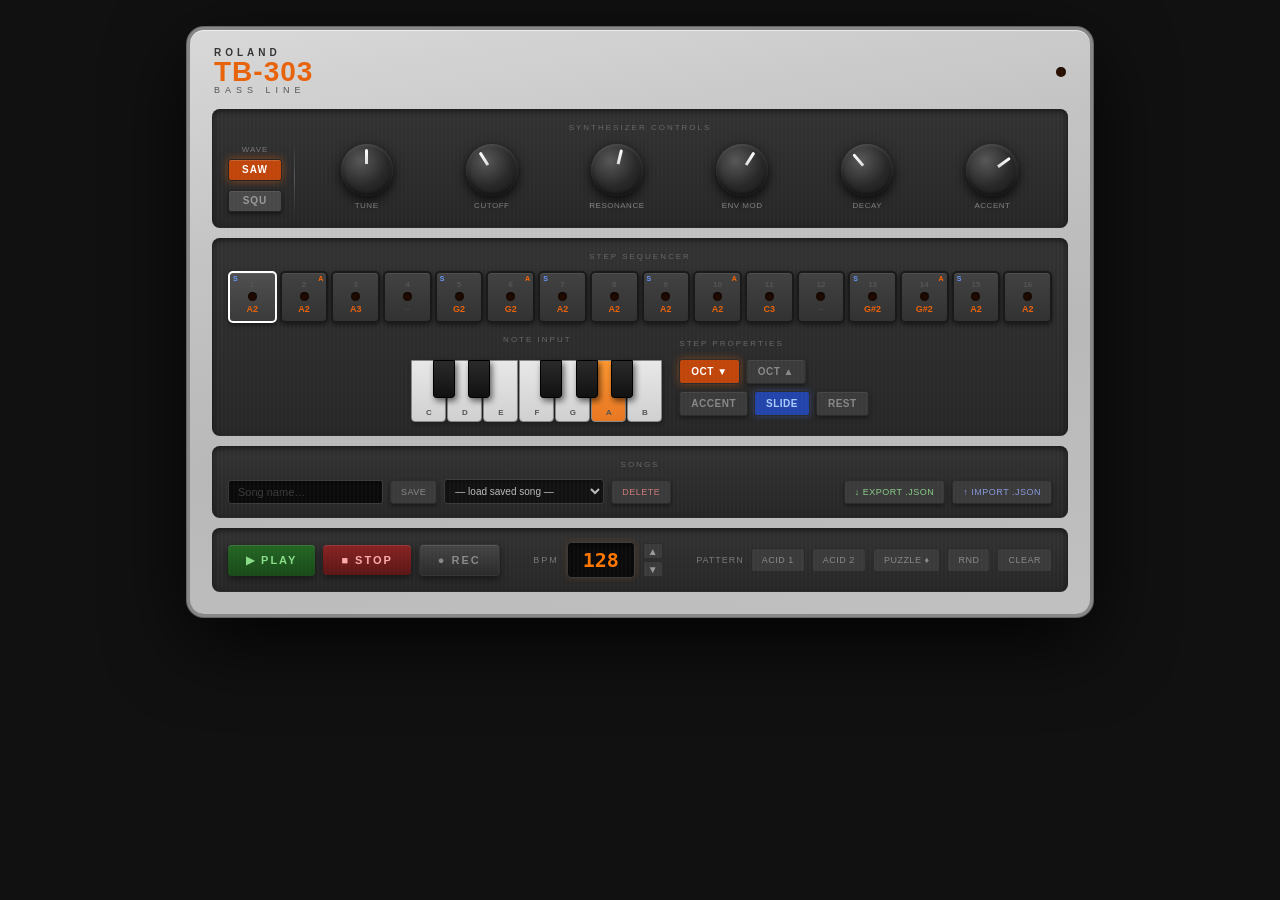
<file: index.html>
<!DOCTYPE html>
<html lang="en">
<head>
<meta charset="UTF-8">
<meta name="viewport" content="width=device-width, initial-scale=1.0">
<title>TB-303 Bass Line Synthesizer</title>
<link rel="icon" type="image/png" href="favicon.png">
<style>
*,*::before,*::after{box-sizing:border-box;margin:0;padding:0}
body{background:#111;display:flex;justify-content:center;align-items:flex-start;min-height:100vh;padding:30px 20px;font-family:'Arial',sans-serif}

.tb303{
  width:900px;
  background:linear-gradient(170deg,#d8d8d8 0%,#c4c4c4 30%,#b8b8b8 60%,#c0c0c0 100%);
  border-radius:14px;
  box-shadow:0 0 0 3px #888,0 0 0 4px #666,0 25px 80px rgba(0,0,0,0.9),inset 0 1px 0 rgba(255,255,255,0.6);
  padding:18px 22px 22px;
  user-select:none;
  position:relative;
}

/* Subtle brushed metal texture */
.tb303::before{
  content:'';position:absolute;inset:0;border-radius:14px;
  background:repeating-linear-gradient(90deg,rgba(255,255,255,0.04) 0px,rgba(255,255,255,0) 1px,rgba(255,255,255,0) 3px,rgba(255,255,255,0.04) 4px);
  pointer-events:none;
}

/* ── HEADER ── */
.tb303-header{
  display:flex;align-items:center;justify-content:space-between;
  margin-bottom:14px;padding:0 2px;
}
.brand{display:flex;flex-direction:column;line-height:1}
.brand-roland{font-size:10px;font-weight:900;color:#333;letter-spacing:4px;text-transform:uppercase}
.brand-model{font-size:28px;font-weight:900;color:#e8620a;letter-spacing:1px;line-height:1}
.brand-sub{font-size:9px;color:#555;letter-spacing:5px;text-transform:uppercase}
.header-right{display:flex;align-items:center;gap:12px}
.power-led{
  width:10px;height:10px;border-radius:50%;
  background:#2a1000;box-shadow:inset 0 1px 2px rgba(0,0,0,0.5);
  transition:all 0.3s;
}
.power-led.on{background:#ff6600;box-shadow:0 0 8px rgba(255,102,0,0.8),0 0 16px rgba(255,102,0,0.4)}

/* ── DARK PANELS ── */
.dark-panel{
  background:linear-gradient(180deg,#323232,#262626);
  border-radius:8px;padding:14px 16px;margin-bottom:10px;
  box-shadow:inset 0 2px 6px rgba(0,0,0,0.6),inset 0 -1px 0 rgba(255,255,255,0.05);
}
.panel-label{
  font-size:8px;color:#666;text-transform:uppercase;letter-spacing:2px;
  margin-bottom:10px;text-align:center;
}

/* ── CONTROLS ROW ── */
.controls-row{display:flex;align-items:center;gap:6px}
.vdivider{width:1px;height:72px;background:linear-gradient(180deg,transparent,#555,transparent);margin:0 6px}

/* Waveform */
.wave-section{display:flex;flex-direction:column;align-items:center;gap:5px}
.wave-label{font-size:8px;color:#777;letter-spacing:1px;text-transform:uppercase}
.wave-btn{
  width:54px;height:22px;background:#484848;border:1px solid #222;border-radius:3px;
  color:#999;font-size:10px;font-weight:bold;letter-spacing:1px;cursor:pointer;
  box-shadow:0 2px 4px rgba(0,0,0,0.5),inset 0 1px 0 rgba(255,255,255,0.08);
  transition:all 0.1s;
}
.wave-btn+.wave-btn{margin-top:4px}
.wave-btn.active{background:#c0450a;color:#fff;box-shadow:0 0 8px rgba(232,98,10,0.5),inset 0 1px 0 rgba(255,255,255,0.15)}

/* Knobs */
.knob-group{display:flex;flex-direction:column;align-items:center;gap:5px;flex:1}
.knob{
  width:52px;height:52px;border-radius:50%;
  background:radial-gradient(circle at 38% 32%,#585858 0%,#282828 55%,#1a1a1a 100%);
  box-shadow:0 4px 12px rgba(0,0,0,0.8),inset 0 1px 3px rgba(255,255,255,0.18),inset 0 -2px 4px rgba(0,0,0,0.6);
  position:relative;cursor:grab;touch-action:none;
}
.knob:active{cursor:grabbing}
.knob-indicator{
  position:absolute;width:3px;height:15px;
  background:linear-gradient(180deg,#fff,#ddd);
  left:calc(50% - 1.5px);top:5px;border-radius:2px 2px 0 0;
  transform-origin:50% 145%; /* rotates around knob center */
  pointer-events:none;
}
.knob-label{font-size:8px;color:#888;text-transform:uppercase;letter-spacing:0.5px;text-align:center;max-width:56px;line-height:1.3}

/* ── STEP SEQUENCER ── */
.steps-row{display:flex;gap:3px;justify-content:center;margin-bottom:12px}
.step-btn{
  width:49px;height:52px;
  background:linear-gradient(180deg,#424242,#323232);
  border:2px solid #1a1a1a;border-radius:5px;cursor:pointer;position:relative;
  box-shadow:0 2px 5px rgba(0,0,0,0.5),inset 0 1px 0 rgba(255,255,255,0.07);
  transition:border-color 0.08s;
  display:flex;flex-direction:column;align-items:center;justify-content:center;gap:3px;
}
.step-btn:active{transform:translateY(1px)}
.step-num{font-size:8px;color:#555;font-weight:bold}
.step-led{
  width:9px;height:9px;border-radius:50%;
  background:#1e0a00;box-shadow:inset 0 1px 2px rgba(0,0,0,0.7);
  transition:all 0.04s;
}
.step-note-disp{font-size:9px;color:#444;font-weight:bold;min-height:11px}

.step-btn.selected{border-color:#fff;background:linear-gradient(180deg,#505050,#3a3a3a)}
.step-btn.playing .step-led{background:#ff9900;box-shadow:0 0 7px rgba(255,153,0,0.9),0 0 14px rgba(255,153,0,0.4)}
.step-btn.playing{background:linear-gradient(180deg,#4a4440,#363030)}
.step-btn.has-note .step-note-disp{color:#e8620a}
.step-btn.is-rest .step-note-disp{color:#444;font-style:italic}

/* Accent/slide mini indicators */
.step-accent{
  position:absolute;top:2px;right:3px;
  font-size:7px;color:#ff6600;font-weight:bold;display:none;
}
.step-slide{
  position:absolute;top:2px;left:3px;
  font-size:7px;color:#6699ff;font-weight:bold;display:none;
}
.step-btn.has-accent .step-accent{display:block}
.step-btn.has-slide .step-slide{display:block}

/* ── NOTE ENTRY ── */
.note-entry-row{display:flex;align-items:flex-start;gap:16px;justify-content:center}
.keyboard-wrap{display:flex;flex-direction:column;align-items:center;gap:6px}

.piano{position:relative;height:62px;width:252px;flex-shrink:0}
.white-key{
  position:absolute;height:62px;
  background:linear-gradient(180deg,#e8e8e8,#d0d0d0);
  border:1px solid #888;border-radius:0 0 4px 4px;cursor:pointer;
  box-shadow:1px 2px 4px rgba(0,0,0,0.3);z-index:1;
  display:flex;align-items:flex-end;justify-content:center;padding-bottom:4px;
  transition:background 0.05s;
}
.white-key span{font-size:8px;color:#555;font-weight:bold}
.white-key:hover{background:linear-gradient(180deg,#ffd080,#ffaa44)}
.white-key.active{background:linear-gradient(180deg,#ff9933,#e87722)!important}
.black-key{
  position:absolute;height:38px;width:22px;
  background:linear-gradient(180deg,#2a2a2a,#111);
  border:1px solid #000;border-radius:0 0 3px 3px;cursor:pointer;
  box-shadow:2px 3px 6px rgba(0,0,0,0.6);z-index:2;top:0;
  transition:background 0.05s;
}
.black-key:hover{background:linear-gradient(180deg,#c04408,#8a2800)}
.black-key.active{background:linear-gradient(180deg,#ff6600,#cc4400)!important}

/* Step property buttons */
.step-props{display:flex;flex-direction:column;gap:7px;padding-top:4px}
.step-props .panel-label{margin-bottom:4px;text-align:left}
.prop-row{display:flex;gap:6px}
.prop-btn{
  padding:6px 11px;background:#3a3a3a;border:1px solid #2a2a2a;border-radius:3px;
  color:#888;font-size:10px;font-weight:bold;letter-spacing:0.5px;cursor:pointer;
  box-shadow:0 2px 4px rgba(0,0,0,0.4),inset 0 1px 0 rgba(255,255,255,0.06);
  transition:all 0.1s;text-transform:uppercase;white-space:nowrap;
}
.prop-btn:hover{background:#4a4a4a;color:#bbb}
.prop-btn.active{background:#c0450a;color:#fff;box-shadow:0 0 8px rgba(232,98,10,0.4)}
.prop-btn.slide-on{background:#2244aa;color:#aaccff;box-shadow:0 0 6px rgba(68,102,220,0.4)}

/* ── TRANSPORT ── */
.transport-row{display:flex;align-items:center;justify-content:space-between;gap:10px}
.transport-btns{display:flex;gap:8px;align-items:center}
.t-btn{
  padding:9px 18px;border-radius:4px;font-size:11px;font-weight:bold;
  letter-spacing:2px;cursor:pointer;border:none;text-transform:uppercase;
  box-shadow:0 3px 7px rgba(0,0,0,0.5),inset 0 1px 0 rgba(255,255,255,0.1);
  transition:all 0.1s;
}
.t-btn:active{transform:translateY(1px);box-shadow:0 1px 3px rgba(0,0,0,0.5)}
.btn-play{background:linear-gradient(180deg,#236623,#184818);color:#88dd88}
.btn-play:hover{background:linear-gradient(180deg,#2d882d,#1e5e1e)}
.btn-play.active{background:linear-gradient(180deg,#33cc33,#228822);color:#fff;box-shadow:0 0 12px rgba(51,204,51,0.5)}
.btn-stop{background:linear-gradient(180deg,#882222,#5a1515);color:#ffaaaa}
.btn-stop:hover{background:linear-gradient(180deg,#aa2a2a,#7a1a1a)}
.btn-rec{background:linear-gradient(180deg,#444,#2a2a2a);color:#888;border:1px solid #333}
.btn-rec:hover{background:linear-gradient(180deg,#555,#333)}
.btn-rec.active{background:linear-gradient(180deg,#cc2222,#881111);color:#fff;box-shadow:0 0 10px rgba(204,34,34,0.5)}

/* BPM */
.bpm-wrap{display:flex;align-items:center;gap:8px}
.bpm-label{font-size:9px;color:#777;letter-spacing:2px;text-transform:uppercase}
.bpm-disp{
  background:#0a0a0a;border:1px solid #3a3a3a;border-radius:4px;
  padding:5px 8px;color:#ff7700;font-family:monospace;font-size:20px;font-weight:bold;
  width:68px;text-align:center;cursor:ns-resize;touch-action:none;
  box-shadow:inset 0 2px 4px rgba(0,0,0,0.6),0 0 6px rgba(255,119,0,0.15);
}
.bpm-arrows{display:flex;flex-direction:column;gap:2px}
.bpm-arrow{
  width:20px;height:16px;background:#3a3a3a;border:1px solid #2a2a2a;border-radius:2px;
  color:#999;font-size:10px;cursor:pointer;display:flex;align-items:center;justify-content:center;
  transition:background 0.1s;
}
.bpm-arrow:hover{background:#555;color:#ddd}
.bpm-arrow:active{background:#777}

/* Pattern section */
.pattern-wrap{display:flex;align-items:center;gap:7px}
.pattern-label{font-size:9px;color:#777;letter-spacing:1px;text-transform:uppercase}
.pat-btn{
  padding:6px 10px;background:#3a3a3a;border:1px solid #2a2a2a;border-radius:3px;
  color:#888;font-size:9px;cursor:pointer;letter-spacing:0.5px;text-transform:uppercase;
  transition:all 0.1s;
}
.pat-btn:hover{background:#505050;color:#ccc}
.pat-btn:active{transform:translateY(1px)}

/* ── SONGS PANEL ── */
.song-input{
  background:#0a0a0a;border:1px solid #3a3a3a;border-radius:3px;
  padding:5px 9px;color:#ddd;font-size:11px;width:155px;
  box-shadow:inset 0 1px 3px rgba(0,0,0,0.5);outline:none;
  font-family:inherit;
}
.song-input:focus{border-color:#666}
.song-input::placeholder{color:#3a3a3a}
.song-select{
  background:#111;border:1px solid #3a3a3a;border-radius:3px;
  padding:5px 6px;color:#bbb;font-size:10px;cursor:pointer;
  box-shadow:inset 0 1px 3px rgba(0,0,0,0.5);min-width:160px;
  font-family:inherit;
}
.song-select option{background:#1a1a1a;color:#ccc}
.sng-btn{
  padding:6px 10px;background:#3a3a3a;border:1px solid #2a2a2a;border-radius:3px;
  color:#888;font-size:9px;cursor:pointer;letter-spacing:0.5px;text-transform:uppercase;
  transition:all 0.1s;white-space:nowrap;
  box-shadow:0 2px 4px rgba(0,0,0,0.4);
}
.sng-btn:hover{background:#505050;color:#ccc}
.sng-btn:active{transform:translateY(1px)}
.sng-btn.export-btn{color:#88cc88}
.sng-btn.import-btn{color:#8899dd}
.sng-btn.del-btn{color:#cc7777}
.songs-row{display:flex;align-items:center;gap:7px;flex-wrap:wrap}
</style>
</head>
<body>
<div class="tb303">
  <!-- Header -->
  <div class="tb303-header">
    <div class="brand">
      <span class="brand-roland">Roland</span>
      <span class="brand-model">TB-303</span>
      <span class="brand-sub">Bass Line</span>
    </div>
    <div class="header-right">
      <div class="power-led" id="powerLed"></div>
    </div>
  </div>

  <!-- Synth Controls -->
  <div class="dark-panel">
    <div class="panel-label">Synthesizer Controls</div>
    <div class="controls-row">
      <div class="wave-section">
        <div class="wave-label">Wave</div>
        <button class="wave-btn active" id="sawBtn" onclick="setWaveform('sawtooth')">SAW</button>
        <button class="wave-btn" id="squBtn" onclick="setWaveform('square')">SQU</button>
      </div>
      <div class="vdivider"></div>
      <div class="knob-group">
        <div class="knob" id="kTune"><div class="knob-indicator" id="iTune"></div></div>
        <div class="knob-label">Tune</div>
      </div>
      <div class="knob-group">
        <div class="knob" id="kCutoff"><div class="knob-indicator" id="iCutoff"></div></div>
        <div class="knob-label">Cutoff</div>
      </div>
      <div class="knob-group">
        <div class="knob" id="kReso"><div class="knob-indicator" id="iReso"></div></div>
        <div class="knob-label">Resonance</div>
      </div>
      <div class="knob-group">
        <div class="knob" id="kEnvMod"><div class="knob-indicator" id="iEnvMod"></div></div>
        <div class="knob-label">Env Mod</div>
      </div>
      <div class="knob-group">
        <div class="knob" id="kDecay"><div class="knob-indicator" id="iDecay"></div></div>
        <div class="knob-label">Decay</div>
      </div>
      <div class="knob-group">
        <div class="knob" id="kAccent"><div class="knob-indicator" id="iAccent"></div></div>
        <div class="knob-label">Accent</div>
      </div>
    </div>
  </div>

  <!-- Step Sequencer -->
  <div class="dark-panel">
    <div class="panel-label">Step Sequencer</div>
    <div class="steps-row" id="stepsRow"></div>
    <!-- Note entry -->
    <div class="note-entry-row">
      <div class="keyboard-wrap">
        <div class="panel-label">Note Input</div>
        <div class="piano" id="piano"></div>
      </div>
      <div class="step-props">
        <div class="panel-label">Step Properties</div>
        <div class="prop-row">
          <button class="prop-btn" id="bOctLow" onclick="setOctave(0)">Oct ▼</button>
          <button class="prop-btn active" id="bOctHigh" onclick="setOctave(1)">Oct ▲</button>
        </div>
        <div class="prop-row">
          <button class="prop-btn" id="bAccent" onclick="toggleProp('accent')">Accent</button>
          <button class="prop-btn" id="bSlide" onclick="toggleProp('slide')">Slide</button>
          <button class="prop-btn" id="bRest" onclick="toggleProp('rest')">Rest</button>
        </div>
      </div>
    </div>
  </div>

  <!-- Songs -->
  <div class="dark-panel">
    <div class="panel-label">Songs</div>
    <div class="songs-row">
      <input class="song-input" id="songName" placeholder="Song name…" />
      <button class="sng-btn" onclick="doSaveSong()">Save</button>
      <select class="song-select" id="songSelect"><option value="">— load saved song —</option></select>
      <button class="sng-btn del-btn" onclick="doDeleteSong()">Delete</button>
      <span style="flex:1"></span>
      <button class="sng-btn export-btn" onclick="doExport()">↓ Export .json</button>
      <button class="sng-btn import-btn" onclick="document.getElementById('importFile').click()">↑ Import .json</button>
      <input type="file" id="importFile" accept=".json,.303" style="display:none" onchange="doImport(event)">
    </div>
  </div>

  <!-- Transport -->
  <div class="dark-panel" style="margin-bottom:0">
    <div class="transport-row">
      <div class="transport-btns">
        <button class="t-btn btn-play" id="btnPlay" onclick="handlePlay()">▶ Play</button>
        <button class="t-btn btn-stop" id="btnStop" onclick="handleStop()">■ Stop</button>
        <button class="t-btn btn-rec" id="btnRec" onclick="handleRecord()">● Rec</button>
      </div>
      <div class="bpm-wrap">
        <span class="bpm-label">BPM</span>
        <div class="bpm-disp" id="bpmDisp">128</div>
        <div class="bpm-arrows">
          <div class="bpm-arrow" onclick="adjBPM(1)">▲</div>
          <div class="bpm-arrow" onclick="adjBPM(-1)">▼</div>
        </div>
      </div>
      <div class="pattern-wrap">
        <span class="pattern-label">Pattern</span>
        <button class="pat-btn" onclick="loadPreset(0)">Acid 1</button>
        <button class="pat-btn" onclick="loadPreset(1)">Acid 2</button>
        <button class="pat-btn" onclick="loadPreset(2)">Puzzle ♦</button>
        <button class="pat-btn" onclick="doRandom()">Rnd</button>
        <button class="pat-btn" onclick="doClear()">Clear</button>
      </div>
    </div>
  </div>
</div>

<script>
// ═══════════════════════════════════════════════════════
// AUDIO ENGINE
// ═══════════════════════════════════════════════════════
class AudioEngine {
  constructor() {
    this.ctx = null;
    this.osc = null;
    this.filter = null;
    this.vca = null;
    this.master = null;
    this.ready = false;

    // Normalized params (0–1 unless noted)
    this.waveform   = 'sawtooth';
    this.tune       = 0;      // semitones, -7..+7
    this.cutoff     = 0.38;
    this.resonance  = 0.32;
    this.envMod     = 0.50;
    this.decay      = 0.28;
    this.accentAmt  = 0.60;
    this.prevFreq   = 0;
  }

  cutoffHz()  { return 60 * Math.pow(130, this.cutoff); }         // 60–7800 Hz
  resoQ()     { return 0.6 + this.resonance * 19.4; }             // 0.6–20
  decaySec()  { return 0.05 * Math.pow(36, this.decay); }         // 50ms–1.8s

  init() {
    if (this.ready) return;
    this.ctx = new (window.AudioContext || window.webkitAudioContext)();

    this.osc    = this.ctx.createOscillator();
    this.filter = this.ctx.createBiquadFilter();
    this.vca    = this.ctx.createGain();
    this.master = this.ctx.createGain();

    this.osc.type               = this.waveform;
    this.osc.frequency.value    = 110;
    this.filter.type            = 'lowpass';
    this.filter.frequency.value = this.cutoffHz();
    this.filter.Q.value         = this.resoQ();
    this.vca.gain.value         = 0;
    this.master.gain.value      = 0.7;

    this.osc.connect(this.filter);
    this.filter.connect(this.vca);
    this.vca.connect(this.master);
    this.master.connect(this.ctx.destination);
    this.osc.start();
    this.ready = true;
  }

  resume() { if (this.ctx?.state === 'suspended') this.ctx.resume(); }

  noteOn(midi, accent, slide, time) {
    if (!this.ready) return;
    const freq = 440 * Math.pow(2, (midi + this.tune - 69) / 12);

    // Frequency — slide or snap
    if (slide && this.prevFreq > 0) {
      this.osc.frequency.setValueAtTime(this.prevFreq, time);
      this.osc.frequency.linearRampToValueAtTime(freq, time + 0.065);
    } else {
      this.osc.frequency.setValueAtTime(freq, time);
    }
    this.prevFreq = freq;

    // VCA gate open
    const vel = accent ? (0.55 + this.accentAmt * 0.45) : 0.55;
    this._vel = vel;
    this.vca.gain.setValueAtTime(vel, time);

    // Filter envelope
    const cut      = this.cutoffHz();
    const decay    = this.decaySec() * (accent ? 1.6 : 1.0);
    const modOcts  = this.envMod * 4.5;
    const boost    = accent ? (1 + this.accentAmt * 0.7) : 1;
    const peak     = Math.min(cut * Math.pow(2, modOcts * boost), 18000);

    this.filter.frequency.setValueAtTime(Math.max(peak, cut), time);
    this.filter.Q.setValueAtTime(this.resoQ(), time);
    if (peak > cut + 5) {
      this.filter.frequency.exponentialRampToValueAtTime(
        Math.max(cut, 22), time + decay
      );
    }
  }

  gateOff(time) {
    if (!this.ready) return;
    this.vca.gain.setValueAtTime(this._vel || 0.55, time);
    this.vca.gain.linearRampToValueAtTime(0, time + 0.018);
  }

  silence() {
    if (!this.ready) return;
    const t = this.ctx.currentTime;
    this.vca.gain.cancelScheduledValues(t);
    this.vca.gain.setValueAtTime(0, t + 0.02);
    this.filter.frequency.cancelScheduledValues(t);
    this.filter.frequency.setValueAtTime(this.cutoffHz(), t + 0.02);
    this.osc.frequency.cancelScheduledValues(t);
    this.prevFreq = 0;
  }

  setWave(type)    { this.waveform  = type; if (this.osc) this.osc.type = type; }
  setTune(v)       { this.tune      = v; }
  setCutoff(v)     { this.cutoff    = v; if (this.filter) this.filter.frequency.value = this.cutoffHz(); }
  setReso(v)       { this.resonance = v; if (this.filter) this.filter.Q.value = this.resoQ(); }
  setEnvMod(v)     { this.envMod    = v; }
  setDecay(v)      { this.decay     = v; }
  setAccent(v)     { this.accentAmt = v; }

  get now() { return this.ctx?.currentTime ?? 0; }
}

// ═══════════════════════════════════════════════════════
// SEQUENCER
// ═══════════════════════════════════════════════════════
const NOTES = ['C','C#','D','D#','E','F','F#','G','G#','A','A#','B'];

function noteToMidi(name, oct) {
  return (oct === 0 ? 36 : 48) + NOTES.indexOf(name);
}

class Sequencer {
  constructor(eng) {
    this.eng     = eng;
    this.bpm     = 128;
    this.steps   = this.blankPattern();
    this.cur     = 0;
    this.running = false;
    this.nextT   = 0;
    this.tid     = null;
    this.onStep  = null; // (idx) => void
    // Lookahead
    this.LOOK    = 25;   // ms setTimeout interval
    this.AHEAD   = 0.12; // s schedule window
  }

  blankPattern() {
    return Array.from({length:16}, () =>
      ({note:'C', octave:0, accent:false, slide:false, rest:true})
    );
  }

  stepDur() { return 60 / (this.bpm * 2); }

  play() {
    if (this.running) return;
    this.eng.init();
    this.eng.resume();
    this.running = true;
    this.cur     = 0;
    this.nextT   = this.eng.now + 0.05;
    document.getElementById('powerLed').classList.add('on');
    this._sched();
  }

  stop() {
    this.running = false;
    clearTimeout(this.tid);
    this.tid = null;
    this.cur = 0;
    this.eng.silence();
    document.getElementById('powerLed').classList.remove('on');
    if (this.onStep) this.onStep(-1);
  }

  _sched() {
    if (!this.running) return;
    while (this.nextT < this.eng.now + this.AHEAD) {
      this._fire(this.cur, this.nextT);
      this.nextT += this.stepDur();
      this.cur = (this.cur + 1) % 16;
    }
    this.tid = setTimeout(() => this._sched(), this.LOOK);
  }

  _fire(idx, time) {
    const step = this.steps[idx];
    const next = this.steps[(idx + 1) % 16];
    const dur  = this.stepDur();

    // Visual update
    const delay = (time - this.eng.now) * 1000;
    setTimeout(() => {
      if (this.running && this.onStep) this.onStep(idx);
    }, Math.max(0, delay));

    if (step.rest) {
      this.eng.gateOff(time);
      return;
    }

    const midi        = noteToMidi(step.note, step.octave);
    const nextSlide   = !next.rest && next.slide;
    const noteDur     = (step.slide || nextSlide) ? dur * 0.96 : dur * 0.48;

    this.eng.noteOn(midi, step.accent, step.slide, time);
    if (!nextSlide) this.eng.gateOff(time + noteDur);
  }

  save() {
    try { localStorage.setItem('tb303_p', JSON.stringify({steps:this.steps,bpm:this.bpm})); } catch(e){}
  }
  load() {
    try {
      const d = JSON.parse(localStorage.getItem('tb303_p'));
      if (d?.steps?.length === 16) { this.steps = d.steps; this.bpm = d.bpm || 128; }
    } catch(e){}
  }
}

// ═══════════════════════════════════════════════════════
// KNOB CLASS
// ═══════════════════════════════════════════════════════
class Knob {
  constructor(elId, indId, {min, max, val, log=false, onChange}) {
    this.el   = document.getElementById(elId);
    this.ind  = document.getElementById(indId);
    this.min  = min; this.max = max; this.log = log;
    this.onChange = onChange;
    this._dy = null; this._v0 = null;

    this.el.addEventListener('pointerdown', e => {
      this.ind.style.transition = ''; // cancel any playback animation immediately
      this._dy = e.clientY;
      this._v0 = this._norm();
      this.el.setPointerCapture(e.pointerId);
      e.preventDefault();
    });
    this.el.addEventListener('pointermove', e => {
      if (this._dy === null) return;
      const n = Math.max(0, Math.min(1, this._v0 + (this._dy - e.clientY) / 220));
      this._setNorm(n);
    });
    this.el.addEventListener('pointerup', () => { this._dy = null; saveCurrentStepKnobs(); });
    this.el.addEventListener('wheel', e => {
      e.preventDefault();
      this._setNorm(Math.max(0, Math.min(1, this._norm() - e.deltaY / 800)));
      saveCurrentStepKnobs();
    }, {passive:false});

    this._setNorm(this.log ? this._toNorm(val) : (val - min) / (max - min));
  }

  _toNorm(v) { return this.log ? Math.log(v/this.min)/Math.log(this.max/this.min) : (v-this.min)/(this.max-this.min); }
  _norm()    { return this._toNorm(this.value); }
  setValue(v) { this._setNorm(this._toNorm(Math.max(this.min, Math.min(this.max, v)))); }
  setValueAnimated(v, ms=100) {
    this.ind.style.transition = '';
    void this.ind.offsetWidth; // force reflow so browser commits current position
    this.ind.style.transition = `transform ${ms}ms ease`;
    this.setValue(v);
    setTimeout(() => { this.ind.style.transition = ''; }, ms + 20);
  }
  _setNorm(n) {
    this.value = this.log
      ? this.min * Math.pow(this.max / this.min, n)
      : this.min + n * (this.max - this.min);
    this.value = Math.max(this.min, Math.min(this.max, this.value));
    const angle = -135 + n * 270;
    this.ind.style.transform = `rotate(${angle}deg)`;
    this.onChange(this.value);
  }
}

// ═══════════════════════════════════════════════════════
// GLOBAL STATE & UI
// ═══════════════════════════════════════════════════════
const eng = new AudioEngine();
const seq = new Sequencer(eng);
let selStep    = 0;
let recMode    = false;

// Save current knob state to the selected step (called on every manual knob interaction)
function saveCurrentStepKnobs() {
  const step = seq.steps[selStep];
  if (!step.rest) {
    step.knobs = {
      tune:   _knobs.tune.value,
      cutoff: _knobs.cutoff.value,
      reso:   _knobs.reso.value,
      envMod: _knobs.envMod.value,
      decay:  _knobs.decay.value,
      accent: _knobs.accent.value,
    };
  }
}

// Apply a knob snapshot with smooth animation
function applyStepKnobs(knobs, ms) {
  const dur = ms ?? seq.stepDur() * 1000 * 0.8;
  if (knobs.tune   != null) _knobs.tune.setValueAnimated(knobs.tune,   dur);
  if (knobs.cutoff != null) _knobs.cutoff.setValueAnimated(knobs.cutoff, dur);
  if (knobs.reso   != null) _knobs.reso.setValueAnimated(knobs.reso,   dur);
  if (knobs.envMod != null) _knobs.envMod.setValueAnimated(knobs.envMod, dur);
  if (knobs.decay  != null) _knobs.decay.setValueAnimated(knobs.decay,  dur);
  if (knobs.accent != null) _knobs.accent.setValueAnimated(knobs.accent, dur);
}

// Step change callback
seq.onStep = idx => {
  document.querySelectorAll('.step-btn').forEach(b => b.classList.remove('playing'));
  if (idx >= 0) {
    document.getElementById(`s${idx}`)?.classList.add('playing');
    const step = seq.steps[idx];
    if (step.knobs) applyStepKnobs(step.knobs);
  }
};

// ── Build step buttons ──
function buildSteps() {
  const row = document.getElementById('stepsRow');
  row.innerHTML = '';
  for (let i = 0; i < 16; i++) {
    const d = document.createElement('div');
    d.className = 'step-btn';
    d.id = `s${i}`;
    d.innerHTML = `
      <span class="step-accent">A</span>
      <span class="step-slide">S</span>
      <div class="step-num">${i+1}</div>
      <div class="step-led"></div>
      <div class="step-note-disp" id="sn${i}">-</div>`;
    d.addEventListener('click', () => selStep_(i));
    row.appendChild(d);
  }
}

// ── Build piano keyboard ──
const KEYS = [
  {note:'C',  white:0},
  {note:'C#', black:22},
  {note:'D',  white:1},
  {note:'D#', black:57},
  {note:'E',  white:2},
  {note:'F',  white:3},
  {note:'F#', black:129},
  {note:'G',  white:4},
  {note:'G#', black:165},
  {note:'A',  white:5},
  {note:'A#', black:200},
  {note:'B',  white:6},
];

function buildKeyboard() {
  const p = document.getElementById('piano');
  p.innerHTML = '';
  KEYS.forEach(k => {
    const el = document.createElement('div');
    if ('white' in k) {
      el.className = 'white-key';
      el.style.left  = (k.white * 36) + 'px';
      el.style.width = '35px';
      el.innerHTML = `<span>${k.note}</span>`;
    } else {
      el.className = 'black-key';
      el.style.left = k.black + 'px';
    }
    el.dataset.note = k.note;
    el.addEventListener('click', e => { e.stopPropagation(); assignNote(k.note); });
    p.appendChild(el);
  });
}

// ── Refresh step button visual ──
function refreshStep(i) {
  const step = seq.steps[i];
  const btn  = document.getElementById(`s${i}`);
  const nd   = document.getElementById(`sn${i}`);
  if (!btn || !nd) return;
  nd.textContent = step.rest ? '–' : step.note + (step.octave ? '3' : '2');
  btn.classList.toggle('has-note',  !step.rest);
  btn.classList.toggle('is-rest',    step.rest);
  btn.classList.toggle('has-accent', step.accent && !step.rest);
  btn.classList.toggle('has-slide',  step.slide  && !step.rest);
}

function refreshAll() { for (let i=0;i<16;i++) refreshStep(i); }

// ── Select step ──
function selStep_(i) {
  // Save current knob state to the step we're leaving (if it has a note)
  if (i !== selStep) {
    const leaving = seq.steps[selStep];
    if (!leaving.rest) {
      leaving.knobs = {
        tune:   _knobs.tune.value,
        cutoff: _knobs.cutoff.value,
        reso:   _knobs.reso.value,
        envMod: _knobs.envMod.value,
        decay:  _knobs.decay.value,
        accent: _knobs.accent.value,
      };
    }
  }
  selStep = i;
  document.querySelectorAll('.step-btn').forEach((b,j) => {
    b.classList.toggle('selected', j === i);
  });
  const s = seq.steps[i];
  if (s.knobs) applyStepKnobs(s.knobs, 120);
  document.getElementById('bOctLow') .classList.toggle('active', s.octave === 0);
  document.getElementById('bOctHigh').classList.toggle('active', s.octave === 1);
  document.getElementById('bAccent') .classList.toggle('active', s.accent);
  document.getElementById('bSlide')  .classList.toggle('active', s.slide);
  document.getElementById('bSlide')  .classList.toggle('slide-on', s.slide);
  document.getElementById('bRest')   .classList.toggle('active', s.rest);
  hlKey(s.note);
}

function hlKey(note) {
  document.querySelectorAll('#piano .white-key, #piano .black-key').forEach(k => {
    k.classList.toggle('active', k.dataset.note === note);
  });
}

// ── Assign note to current step ──
function assignNote(note) {
  const s = seq.steps[selStep];
  s.note = note;
  s.rest = false;
  s.knobs = {
    tune:   _knobs.tune.value,
    cutoff: _knobs.cutoff.value,
    reso:   _knobs.reso.value,
    envMod: _knobs.envMod.value,
    decay:  _knobs.decay.value,
    accent: _knobs.accent.value,
  };
  refreshStep(selStep);
  hlKey(note);
  document.getElementById('bRest').classList.remove('active');
  seq.save();
  if (recMode) selStep_((selStep + 1) % 16);
}

function setOctave(oct) {
  seq.steps[selStep].octave = oct;
  refreshStep(selStep);
  document.getElementById('bOctLow') .classList.toggle('active', oct === 0);
  document.getElementById('bOctHigh').classList.toggle('active', oct === 1);
  seq.save();
}

function toggleProp(prop) {
  const s   = seq.steps[selStep];
  s[prop]   = !s[prop];
  if (prop === 'rest' && s.rest) { s.accent = false; s.slide = false; }
  refreshStep(selStep);
  document.getElementById('bAccent').classList.toggle('active', s.accent);
  document.getElementById('bSlide') .classList.toggle('active', s.slide);
  document.getElementById('bSlide') .classList.toggle('slide-on', s.slide);
  document.getElementById('bRest')  .classList.toggle('active', s.rest);
  seq.save();
}

// ── Transport ──
function handlePlay() {
  seq.play();
  document.getElementById('btnPlay').classList.add('active');
  document.getElementById('btnStop').classList.remove('active');
}

function handleStop() {
  seq.stop();
  document.getElementById('btnPlay').classList.remove('active');
  document.getElementById('btnStop').classList.add('active');
  recMode = false;
  document.getElementById('btnRec').classList.remove('active');
  document.querySelectorAll('.step-btn').forEach(b => b.classList.remove('playing'));
}

function handleRecord() {
  recMode = !recMode;
  document.getElementById('btnRec').classList.toggle('active', recMode);
  if (recMode) selStep_(0);
}

// ── BPM ──
let bpmDY = null, bpmV0 = null;
const bpmEl = document.getElementById('bpmDisp');

bpmEl.addEventListener('pointerdown', e => {
  bpmDY = e.clientY; bpmV0 = seq.bpm;
  bpmEl.setPointerCapture(e.pointerId);
});
bpmEl.addEventListener('pointermove', e => {
  if (bpmDY === null) return;
  setBPM(Math.round(bpmV0 + (bpmDY - e.clientY) * 0.6));
});
bpmEl.addEventListener('pointerup', () => { bpmDY = null; seq.save(); });

function adjBPM(d) { setBPM(seq.bpm + d); seq.save(); }
function setBPM(v)  { seq.bpm = Math.max(40, Math.min(280, v)); bpmEl.textContent = seq.bpm; }

// ── Waveform ──
function setWaveform(type) {
  eng.setWave(type);
  document.getElementById('sawBtn').classList.toggle('active', type === 'sawtooth');
  document.getElementById('squBtn').classList.toggle('active', type === 'square');
}

// ── Patterns ──
function doClear() {
  seq.steps = seq.blankPattern();
  refreshAll(); selStep_(selStep); seq.save();
}
function doRandom() {
  seq.steps = Array.from({length:16}, () => {
    const rest = Math.random() < 0.18;
    return {
      note:   NOTES[Math.floor(Math.random() * 12)],
      octave: Math.random() < 0.3 ? 1 : 0,
      accent: !rest && Math.random() < 0.25,
      slide:  !rest && Math.random() < 0.3,
      rest
    };
  });
  refreshAll(); selStep_(selStep); seq.save();
}

// ─────────────────────────────────────────────────
// SONG DATA  helpers
// ─────────────────────────────────────────────────
function getSongData(name) {
  saveCurrentStepKnobs(); // capture current step before reading
  return {
    version:  1,
    name:     name || 'untitled',
    bpm:      seq.bpm,
    waveform: eng.waveform,
    knobs: {
      tune:   _knobs.tune.value,
      cutoff: _knobs.cutoff.value,
      reso:   _knobs.reso.value,
      envMod: _knobs.envMod.value,
      decay:  _knobs.decay.value,
      accent: _knobs.accent.value,
    },
    steps: seq.steps.map(s => ({...s})),
  };
}

function applySongData(data) {
  if (!data?.steps || data.steps.length !== 16) { alert('Invalid song file.'); return; }
  seq.steps = data.steps.map(s => ({...s}));
  setBPM(data.bpm || 128);
  if (data.waveform) setWaveform(data.waveform);
  if (data.knobs) {
    if (data.knobs.tune   != null) _knobs.tune.setValue(data.knobs.tune);
    if (data.knobs.cutoff != null) _knobs.cutoff.setValue(data.knobs.cutoff);
    if (data.knobs.reso   != null) _knobs.reso.setValue(data.knobs.reso);
    if (data.knobs.envMod != null) _knobs.envMod.setValue(data.knobs.envMod);
    if (data.knobs.decay  != null) _knobs.decay.setValue(data.knobs.decay);
    if (data.knobs.accent != null) _knobs.accent.setValue(data.knobs.accent);
  }
  refreshAll();
  selStep_(selStep);
  seq.save();
  if (data.name) document.getElementById('songName').value = data.name;
}

// ── Export ──
function doExport() {
  const name = document.getElementById('songName').value.trim() || 'tb303-pattern';
  const data = getSongData(name);
  const blob = new Blob([JSON.stringify(data, null, 2)], {type: 'application/json'});
  const a = document.createElement('a');
  const url = URL.createObjectURL(blob);
  a.href = url;
  a.download = name.replace(/[^a-z0-9_\-]/gi, '_') + '.json';
  document.body?.appendChild(a);
  a.click();
  a.remove();
  // Intentionally do not revoke the object URL here.
}

// ── Import ──
function doImport(evt) {
  const file = evt.target.files[0];
  if (!file) return;
  const reader = new FileReader();
  reader.onload = e => {
    try {
      const data = JSON.parse(e.target.result);
      applySongData(data);
    } catch(err) {
      alert('Could not parse file: ' + err.message);
    }
  };
  reader.readAsText(file);
  evt.target.value = ''; // reset so same file can be re-imported
}

// ── Songs localStorage bank ──
function loadSongBank() {
  try { return JSON.parse(localStorage.getItem('tb303_songs') || '[]'); } catch(e) { return []; }
}
function saveSongBank(bank) {
  try { localStorage.setItem('tb303_songs', JSON.stringify(bank)); } catch(e) {}
}

function buildSongsList() {
  const sel = document.getElementById('songSelect');
  const cur = sel.value;
  const bank = loadSongBank();
  sel.innerHTML = '<option value="">— load saved song —</option>';
  bank.forEach((s, i) => {
    const opt = document.createElement('option');
    opt.value = i;
    opt.textContent = s.name + '  (' + s.bpm + ' BPM)';
    sel.appendChild(opt);
  });
  sel.value = cur;
}

function doSaveSong() {
  const name = document.getElementById('songName').value.trim();
  if (!name) { alert('Enter a song name first.'); return; }
  const bank = loadSongBank();
  const existing = bank.findIndex(s => s.name === name);
  const data = getSongData(name);
  if (existing >= 0) bank[existing] = data;
  else bank.push(data);
  saveSongBank(bank);
  buildSongsList();
  // Select the just-saved song
  const idx = loadSongBank().findIndex(s => s.name === name);
  if (idx >= 0) document.getElementById('songSelect').value = idx;
}

function doLoadSong() {
  const idx = parseInt(document.getElementById('songSelect').value);
  if (isNaN(idx)) return;
  const bank = loadSongBank();
  if (bank[idx]) applySongData(bank[idx]);
}

function doDeleteSong() {
  const idx = parseInt(document.getElementById('songSelect').value);
  if (isNaN(idx)) return;
  const bank = loadSongBank();
  if (!bank[idx]) return;
  if (!confirm(`Delete "${bank[idx].name}"?`)) return;
  bank.splice(idx, 1);
  saveSongBank(bank);
  buildSongsList();
  document.getElementById('songSelect').value = '';
}

// ─────────────────────────────────────────────────
const PRESETS = [
  [ // Acid 1 — classic ascending acid
    {note:'A',  octave:0, accent:false, slide:true,  rest:false},
    {note:'A',  octave:0, accent:true,  slide:false, rest:false},
    {note:'A',  octave:1, accent:false, slide:false, rest:false},
    {note:'A',  octave:0, accent:false, slide:false, rest:true },
    {note:'G',  octave:0, accent:false, slide:true,  rest:false},
    {note:'G',  octave:0, accent:true,  slide:false, rest:false},
    {note:'A',  octave:0, accent:false, slide:true,  rest:false},
    {note:'A',  octave:0, accent:false, slide:false, rest:false},
    {note:'A',  octave:0, accent:false, slide:true,  rest:false},
    {note:'A',  octave:0, accent:true,  slide:false, rest:false},
    {note:'C',  octave:1, accent:false, slide:false, rest:false},
    {note:'A',  octave:0, accent:false, slide:false, rest:true },
    {note:'G#', octave:0, accent:false, slide:true,  rest:false},
    {note:'G#', octave:0, accent:true,  slide:false, rest:false},
    {note:'A',  octave:0, accent:false, slide:true,  rest:false},
    {note:'A',  octave:0, accent:false, slide:false, rest:false},
  ],
  [ // Acid 2 — squelchy D minor
    {note:'D',  octave:0, accent:true,  slide:false, rest:false},
    {note:'D',  octave:0, accent:false, slide:true,  rest:false},
    {note:'D',  octave:1, accent:false, slide:false, rest:false},
    {note:'C',  octave:1, accent:false, slide:true,  rest:false},
    {note:'A#', octave:0, accent:true,  slide:false, rest:false},
    {note:'A',  octave:0, accent:false, slide:false, rest:true },
    {note:'G',  octave:0, accent:false, slide:true,  rest:false},
    {note:'A',  octave:0, accent:true,  slide:false, rest:false},
    {note:'D',  octave:0, accent:false, slide:true,  rest:false},
    {note:'D#', octave:0, accent:false, slide:false, rest:false},
    {note:'D',  octave:0, accent:true,  slide:false, rest:false},
    {note:'C',  octave:0, accent:false, slide:true,  rest:false},
    {note:'A#', octave:0, accent:false, slide:false, rest:true },
    {note:'G',  octave:0, accent:true,  slide:true,  rest:false},
    {note:'A',  octave:0, accent:false, slide:false, rest:false},
    {note:'D',  octave:0, accent:false, slide:false, rest:false},
  ]
  ,
  [ // Puzzle — Little Jinder (placeholder — import corrected version when available)
    // Key: F minor ish, ~128 BPM, melancholic minimal electronic feel
    {note:'F',  octave:0, accent:false, slide:false, rest:false},
    {note:'F',  octave:0, accent:false, slide:true,  rest:false},
    {note:'G#', octave:0, accent:true,  slide:false, rest:false},
    {note:'G#', octave:0, accent:false, slide:false, rest:true },
    {note:'G',  octave:0, accent:false, slide:true,  rest:false},
    {note:'F',  octave:0, accent:false, slide:false, rest:false},
    {note:'D#', octave:0, accent:true,  slide:false, rest:false},
    {note:'D#', octave:0, accent:false, slide:false, rest:true },
    {note:'F',  octave:0, accent:false, slide:true,  rest:false},
    {note:'F',  octave:1, accent:false, slide:false, rest:false},
    {note:'G#', octave:0, accent:true,  slide:false, rest:false},
    {note:'G',  octave:0, accent:false, slide:true,  rest:false},
    {note:'F',  octave:0, accent:false, slide:false, rest:false},
    {note:'C',  octave:0, accent:false, slide:false, rest:true },
    {note:'D#', octave:0, accent:false, slide:true,  rest:false},
    {note:'F',  octave:0, accent:true,  slide:false, rest:false},
  ]
];

const PRESET_KNOBS = [
  // Acid 1
  {bpm:128, waveform:'sawtooth', cutoff:0.38, reso:0.55, envMod:0.62, decay:0.35, accent:0.70, tune:0},
  // Acid 2
  {bpm:130, waveform:'sawtooth', cutoff:0.32, reso:0.60, envMod:0.70, decay:0.40, accent:0.72, tune:0},
  // Puzzle (placeholder)
  {bpm:128, waveform:'sawtooth', cutoff:0.30, reso:0.45, envMod:0.55, decay:0.45, accent:0.55, tune:0},
];

function loadPreset(i) {
  seq.steps = PRESETS[i].map(s => ({...s}));
  const k = PRESET_KNOBS[i];
  if (k) {
    setBPM(k.bpm);
    setWaveform(k.waveform);
    _knobs.cutoff.setValue(k.cutoff);
    _knobs.reso.setValue(k.reso);
    _knobs.envMod.setValue(k.envMod);
    _knobs.decay.setValue(k.decay);
    _knobs.accent.setValue(k.accent);
    _knobs.tune.setValue(k.tune);
  }
  refreshAll(); selStep_(selStep); seq.save();
}

// ── Knobs ──
const _knobs = {};
_knobs.tune    = new Knob('kTune',   'iTune',   {min:-7, max:7, val:0,    log:false, onChange:v => eng.setTune(Math.round(v))});
_knobs.cutoff  = new Knob('kCutoff', 'iCutoff', {min:0,  max:1, val:0.38, log:false, onChange:v => eng.setCutoff(v)});
_knobs.reso    = new Knob('kReso',   'iReso',   {min:0,  max:1, val:0.32, log:false, onChange:v => eng.setReso(v)});
_knobs.envMod  = new Knob('kEnvMod', 'iEnvMod', {min:0,  max:1, val:0.50, log:false, onChange:v => eng.setEnvMod(v)});
_knobs.decay   = new Knob('kDecay',  'iDecay',  {min:0,  max:1, val:0.28, log:false, onChange:v => eng.setDecay(v)});
_knobs.accent  = new Knob('kAccent', 'iAccent', {min:0,  max:1, val:0.60, log:false, onChange:v => eng.setAccent(v)});

// ── Init ──
(function init() {
  buildSteps();
  buildKeyboard();
  seq.load();
  setBPM(seq.bpm);
  if (!localStorage.getItem('tb303_p')) loadPreset(0);
  else refreshAll();
  selStep_(0);
  buildSongsList();
})();
</script>
</body>
</html>
</file>
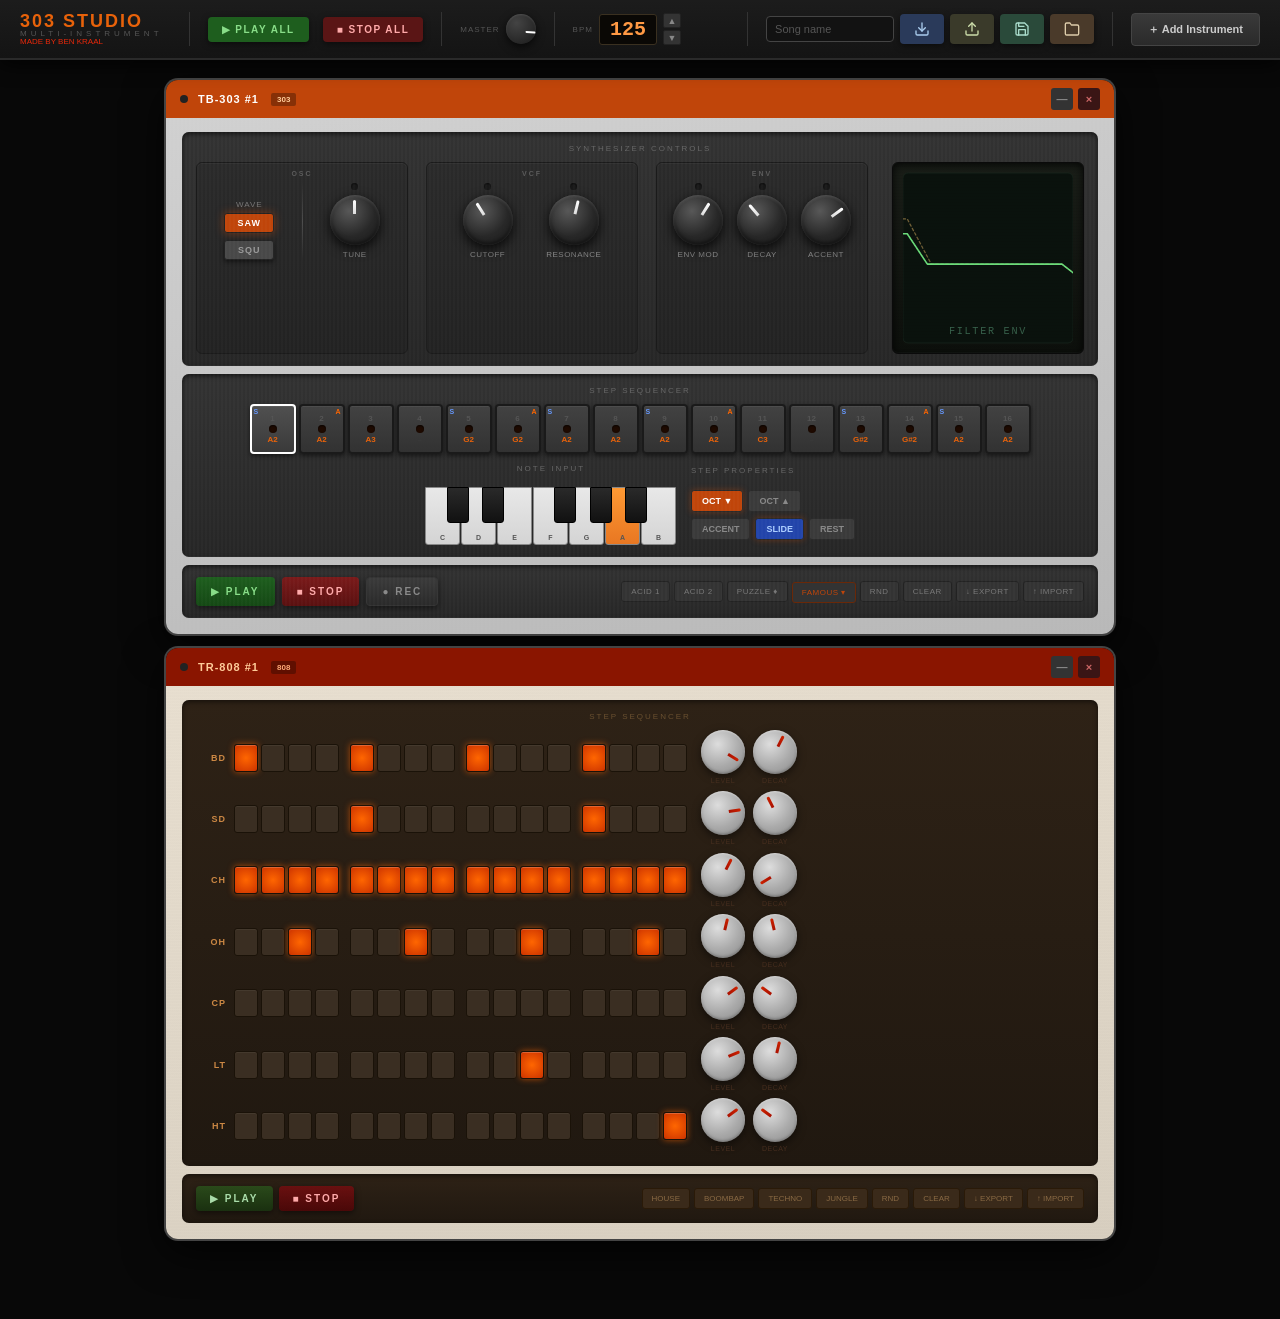
<file: studio.html>
<!DOCTYPE html>
<html lang="en">
<head>
  <meta charset="UTF-8">
  <meta name="viewport" content="width=device-width, initial-scale=1.0">
  <title>303 Studio</title>
  <link rel="icon" type="image/png" href="favicon.png">

  <!-- Studio shell + shared primitives -->
  <link rel="stylesheet" href="css/studio.css?v=4">

  <!-- Per-instrument styles -->
  <link rel="stylesheet" href="css/tb303.css?v=3">
  <link rel="stylesheet" href="css/tb303_tie.css?v=1">
  <link rel="stylesheet" href="css/tr808.css">
  <link rel="stylesheet" href="css/tr909.css">
  <link rel="stylesheet" href="css/juno106.css">
  <link rel="stylesheet" href="css/minimoog.css">
  <link rel="stylesheet" href="css/jp8000.css">
  <link rel="stylesheet" href="css/dx7.css">
  <link rel="stylesheet" href="css/speakertest.css">
</head>
<body>

<!-- ── Studio header ─────────────────────────────────────────── -->
<header class="studio-header">
  <div class="studio-logo">
    <span class="studio-logo-main">303 STUDIO</span>
    <span class="studio-logo-sub">Multi-Instrument</span>
    <span class="studio-logo-ben">made by Ben Kraal</span>
  </div>
  <div class="studio-sep"></div>
  <button id="btnPlayAll" class="studio-btn btn-play-all">▶ Play All</button>
  <button id="btnStopAll" class="studio-btn btn-stop-all">■ Stop All</button>
  <div class="studio-sep"></div>
  <div class="master-wrap">
    <span class="master-label">Master</span>
    <div id="masterKnob" class="knob-sm"><div id="masterInd" class="knob-indicator"></div></div>
  </div>
  <div class="studio-sep"></div>
  <div class="master-bpm-wrap">
    <span class="master-label">BPM</span>
    <div id="masterBpm" class="master-bpm-d">128</div>
    <div class="bpm-arrows3">
      <div id="masterBpmUp" class="bpm-arr">▲</div>
      <div id="masterBpmDn" class="bpm-arr">▼</div>
    </div>
  </div>
  <div class="studio-spacer"></div>
  <div class="studio-sep"></div>
  <div class="studio-song-actions">
    <input type="text" id="studioSongName" class="studio-song-name" placeholder="Song name" maxlength="80" aria-label="Song name for export">
    <button type="button" id="btnExportSong" class="studio-btn btn-song-export studio-song-icon-btn" title="Export whole song as JSON file" aria-label="Export whole song as JSON file">
      <svg class="studio-song-icon" xmlns="http://www.w3.org/2000/svg" viewBox="0 0 24 24" fill="none" stroke="currentColor" stroke-width="2" stroke-linecap="round" stroke-linejoin="round" aria-hidden="true"><path d="M21 15v4a2 2 0 0 1-2 2H5a2 2 0 0 1-2-2v-4"/><path d="M7 10l5 5 5-5"/><path d="M12 15V3"/></svg>
    </button>
    <button type="button" id="btnImportSong" class="studio-btn btn-song-import studio-song-icon-btn" title="Import whole song from JSON file" aria-label="Import whole song from JSON file">
      <svg class="studio-song-icon" xmlns="http://www.w3.org/2000/svg" viewBox="0 0 24 24" fill="none" stroke="currentColor" stroke-width="2" stroke-linecap="round" stroke-linejoin="round" aria-hidden="true"><path d="M21 15v4a2 2 0 0 1-2 2H5a2 2 0 0 1-2-2v-4"/><path d="M17 8l-5-5-5 5"/><path d="M12 3v12"/></svg>
    </button>
    <input type="file" id="studioSongFileImport" class="studio-song-file-input" accept="application/json,.json" aria-hidden="true" tabindex="-1">
    <button type="button" id="btnSaveSongBrowser" class="studio-btn btn-song-save studio-song-icon-btn" title="Save whole song in this browser" aria-label="Save whole song in this browser">
      <svg class="studio-song-icon" xmlns="http://www.w3.org/2000/svg" viewBox="0 0 24 24" fill="none" stroke="currentColor" stroke-width="2" stroke-linecap="round" stroke-linejoin="round" aria-hidden="true"><path d="M19 21H5a2 2 0 0 1-2-2V5a2 2 0 0 1 2-2h11l5 5v11a2 2 0 0 1-2 2z"/><path d="M17 21v-8H7v8"/><path d="M7 3v5h8"/></svg>
    </button>
    <button type="button" id="btnLoadSongBrowser" class="studio-btn btn-song-load studio-song-icon-btn" title="Load whole song from this browser" aria-label="Load whole song from this browser">
      <svg class="studio-song-icon" xmlns="http://www.w3.org/2000/svg" viewBox="0 0 24 24" fill="none" stroke="currentColor" stroke-width="2" stroke-linecap="round" stroke-linejoin="round" aria-hidden="true"><path d="M22 19a2 2 0 0 1-2 2H4a2 2 0 0 1-2-2V5a2 2 0 0 1 2-2h5l2 3h9a2 2 0 0 1 2 2z"/></svg>
    </button>
  </div>
  <div class="studio-sep"></div>
  <div class="add-wrap">
    <button class="add-btn" onclick="toggleAddMenu()">＋ Add Instrument</button>
    <div id="addMenu" class="add-menu">
      <!-- Populated by studio.js from StudioInstruments registry -->
    </div>
  </div>
</header>

<!-- ── Instrument rack ───────────────────────────────────────── -->
<main id="rack" class="rack">
  <div id="emptyMsg" class="empty-rack">Loading instruments…</div>
</main>

<!-- ── Core utilities (load first) ──────────────────────────── -->
<script src="js/core/utils.js"></script>
<script src="js/core/knob.js"></script>
<script src="js/core/bus.js"></script>

<!-- ── TB-303 (v= cache-bust for Cloudflare) ─────────────────── -->
<script src="js/instruments/tb303/tb303-engine.js?v=4"></script>
<script src="js/instruments/tb303/tb303-seq.js?v=4"></script>
<script src="js/instruments/tb303/tb303-presets.js?v=4"></script>
<script src="js/instruments/tb303/tb303.js?v=4"></script>

<!-- ── TB-303 (Tie) ───────────────────────────────────────────── -->
<script src="js/instruments/tb303_tie/tb303_tie-engine.js?v=1"></script>
<script src="js/instruments/tb303_tie/tb303_tie-seq.js?v=1"></script>
<script src="js/instruments/tb303_tie/tb303_tie-presets.js?v=1"></script>
<script src="js/instruments/tb303_tie/tb303_tie.js?v=1"></script>

<!-- ── TR-808 ────────────────────────────────────────────────── -->
<script src="js/instruments/tr808/tr808-engine.js?v=4"></script>
<script src="js/instruments/tr808/tr808-seq.js?v=4"></script>
<script src="js/instruments/tr808/tr808-presets.js?v=4"></script>
<script src="js/instruments/tr808/tr808.js?v=4"></script>

<!-- ── TR-909 ────────────────────────────────────────────────── -->
<script src="js/instruments/tr909/tr909-engine.js?v=4"></script>
<script src="js/instruments/tr909/tr909-seq.js?v=4"></script>
<script src="js/instruments/tr909/tr909-presets.js?v=4"></script>
<script src="js/instruments/tr909/tr909.js?v=4"></script>

<!-- ── Juno-106 ──────────────────────────────────────────────── -->
<script src="js/instruments/juno106/juno106-engine.js?v=4"></script>
<script src="js/instruments/juno106/juno106-seq.js?v=4"></script>
<script src="js/instruments/juno106/juno106-presets.js?v=4"></script>
<script src="js/instruments/juno106/juno106.js?v=4"></script>

<!-- ── Minimoog ──────────────────────────────────────────── -->
<script src="js/instruments/minimoog/minimoog-engine.js?v=4"></script>
<script src="js/instruments/minimoog/minimoog-seq.js?v=4"></script>
<script src="js/instruments/minimoog/minimoog-presets.js?v=4"></script>
<script src="js/instruments/minimoog/minimoog.js?v=4"></script>

<!-- ── JP-8000 ───────────────────────────────────────────── -->
<script src="js/instruments/jp8000/jp8000-engine.js?v=4"></script>
<script src="js/instruments/jp8000/jp8000-seq.js?v=4"></script>
<script src="js/instruments/jp8000/jp8000-presets.js?v=4"></script>
<script src="js/instruments/jp8000/jp8000.js?v=4"></script>

<!-- ── DX7 ───────────────────────────────────────────────── -->
<script src="js/instruments/dx7/dx7-engine.js?v=4"></script>
<script src="js/instruments/dx7/dx7-seq.js?v=4"></script>
<script src="js/instruments/dx7/dx7-presets.js?v=4"></script>
<script src="js/instruments/dx7/dx7.js?v=4"></script>

<!-- ── Speaker Test ──────────────────────────────────────────── -->
<script src="js/instruments/speakertest/speakertest-engine.js?v=4"></script>
<script src="js/instruments/speakertest/speakertest-seq.js?v=4"></script>
<script src="js/instruments/speakertest/speakertest-presets.js?v=4"></script>
<script src="js/instruments/speakertest/speakertest.js?v=4"></script>

<!-- ── New instruments: add CSS link + 4 script tags above this line ── -->

<!-- ── Studio core (must be last) ───────────────────────────── -->
<script src="js/core/studio.js?v=4"></script>

</body>
</html>
</file>
<file: css/studio.css>
/* ═══════════════════════════════════════════════════
   STUDIO SHELL — rack, header, card wrapper, shared knob
   ═══════════════════════════════════════════════════ */
/* cache-bust: v4 */
*,*::before,*::after{box-sizing:border-box;margin:0;padding:0}
html{scroll-behavior:smooth}
body{background:#080808;min-height:100vh;font-family:'Arial',sans-serif;padding-bottom:60px}

/* ── Studio header ── */
.studio-header{
  background:linear-gradient(180deg,#1c1c1c,#141414);
  border-bottom:2px solid #2a2a2a;
  padding:12px 20px;display:flex;align-items:center;gap:14px;flex-wrap:wrap;
  position:sticky;top:0;z-index:100;
  box-shadow:0 4px 20px rgba(0,0,0,0.8);
}
/* ── Whole-song save / import (header) ── */
.studio-song-actions{
  display:flex;align-items:center;gap:6px;flex-wrap:wrap;
  max-width:min(100%,420px);
}
.studio-song-icon-btn{
  display:inline-flex;align-items:center;justify-content:center;
  padding:5px;min-width:30px;min-height:30px;
  letter-spacing:0;text-transform:none;
}
.studio-song-icon-btn .studio-song-icon{
  width:16px;height:16px;display:block;flex-shrink:0;
}
.studio-song-icon-btn svg{vertical-align:middle}
.studio-song-name{
  width:128px;max-width:30vw;padding:6px 8px;border-radius:4px;
  border:1px solid #444;background:#121212;color:#ccc;font-size:11px;
}
.studio-song-name::placeholder{color:#555}
.studio-song-file-input{
  position:absolute;width:0;height:0;opacity:0;pointer-events:none;
}
.btn-song-export{background:#2a3a5a;color:#aaccee}
.btn-song-export:hover{background:#354a70}
.btn-song-import{background:#3a3a2a;color:#ccddaa}
.btn-song-import:hover{background:#4a4a35}
.btn-song-save{background:#2a4a3a;color:#aaddcc}
.btn-song-save:hover{background:#355a4a}
.btn-song-load{background:#4a3a2a;color:#ddccaa}
.btn-song-load:hover{background:#5a4a35}
.studio-logo{display:flex;flex-direction:column;line-height:1;margin-right:8px}
.studio-logo-main{font-size:18px;font-weight:900;color:#e8620a;letter-spacing:2px}
.studio-logo-sub{font-size:8px;color:#555;letter-spacing:4px;text-transform:uppercase}
.studio-logo-ben{font-size:8px;color:#e8280a;text-transform:uppercase}
.studio-sep{width:1px;height:34px;background:#333;margin:0 4px}
.studio-btn{
  padding:7px 14px;border-radius:4px;font-size:10px;font-weight:bold;
  letter-spacing:1.5px;cursor:pointer;border:none;text-transform:uppercase;
  transition:all 0.12s;box-shadow:0 2px 6px rgba(0,0,0,0.5);
}
.btn-play-all{background:#1e5e1e;color:#88dd88}
.btn-play-all:hover{background:#236823}
.btn-play-all.on{background:#33cc33;color:#fff;box-shadow:0 0 12px rgba(51,204,51,0.4)}
.btn-stop-all{background:#5a1515;color:#ffaaaa}
.btn-stop-all:hover{background:#7a1a1a}
.studio-spacer{flex:1}

/* ── Add instrument menu ── */
.add-wrap{position:relative}
.add-btn{
  background:linear-gradient(180deg,#3a3a3a,#2a2a2a);color:#ccc;
  border:1px solid #444;font-size:11px;padding:8px 16px;
  border-radius:4px;cursor:pointer;font-weight:bold;
}
.add-btn:hover{background:linear-gradient(180deg,#4a4a4a,#3a3a3a);color:#fff}
.add-menu{
  position:absolute;right:0;top:calc(100% + 6px);
  background:#1e1e1e;border:1px solid #3a3a3a;border-radius:6px;
  box-shadow:0 8px 24px rgba(0,0,0,0.8);z-index:200;
  min-width:210px;overflow:hidden;display:none;
}
.add-menu.open{display:block}
.add-menu-item{
  padding:10px 16px;cursor:pointer;font-size:11px;color:#bbb;
  display:flex;align-items:center;gap:10px;
  border-bottom:1px solid #2a2a2a;transition:background 0.1s;
}
.add-menu-item:last-child{border-bottom:none}
.add-menu-item:hover{background:#2a2a2a;color:#fff}
.inst-badge{font-size:9px;font-weight:bold;padding:2px 6px;border-radius:2px}
.badge-303{background:#c0450a;color:#fff}
.badge-808{background:#8a1500;color:#ffcc99}
.badge-syn{background:#1a4a8a;color:#99ccff}

/* ── Master volume knob ── */
.master-wrap{display:flex;align-items:center;gap:6px}

/* ── Master BPM ── */
.master-bpm-wrap{display:flex;align-items:center;gap:6px}
.master-bpm-d{
  background:#0a0805;border:1px solid #3a3020;border-radius:3px;
  padding:3px 8px;color:#ff9944;font-family:monospace;font-size:20px;font-weight:bold;
  width:58px;text-align:center;cursor:ns-resize;touch-action:none;user-select:none;
}
.master-label{font-size:8px;color:#555;text-transform:uppercase;letter-spacing:1px}
.knob-sm{
  width:30px;height:30px;border-radius:50%;
  background:radial-gradient(circle at 35% 30%,#444,#1a1a1a);
  box-shadow:0 3px 8px rgba(0,0,0,0.7),inset 0 1px 2px rgba(255,255,255,0.12);
  position:relative;cursor:grab;touch-action:none;flex-shrink:0;
}
.knob-sm:active{cursor:grabbing}
.knob-sm .knob-indicator{
  position:absolute;width:2px;height:10px;background:#fff;
  left:calc(50% - 1px);top:3px;border-radius:1px;
  transform-origin:50% 145%;pointer-events:none;
}

/* ── Instrument rack ── */
.rack{max-width:980px;margin:20px auto;padding:0 16px;display:flex;flex-direction:column;gap:14px}
.empty-rack{
  text-align:center;padding:60px 20px;color:#2a2a2a;
  font-size:13px;letter-spacing:2px;text-transform:uppercase;
}

/* ── Instrument card wrapper ── */
.inst-card{border-radius:12px;overflow:hidden;box-shadow:0 0 0 2px #444,0 12px 40px rgba(0,0,0,0.8)}
.inst-card-header{display:flex;align-items:center;gap:10px;padding:8px 14px}
.inst-led{width:8px;height:8px;border-radius:50%;background:#222;flex-shrink:0;transition:all 0.2s}
.inst-led.on{background:#44ee44;box-shadow:0 0 6px rgba(68,238,68,0.7)}
.inst-title{font-size:11px;font-weight:bold;color:#ccc;letter-spacing:1px;text-transform:uppercase}
.inst-type-tag{font-size:8px;padding:2px 6px;border-radius:2px;font-weight:bold;margin-left:2px}
.inst-header-btns{display:flex;gap:5px;margin-left:auto}
.inst-hbtn{
  width:22px;height:22px;border-radius:3px;border:none;cursor:pointer;
  font-size:11px;display:flex;align-items:center;justify-content:center;
  transition:all 0.1s;font-weight:bold;
}
.collapse-btn{background:#333;color:#888}
.collapse-btn:hover{background:#444;color:#fff}
.remove-btn{background:#3a1515;color:#cc6666}
.remove-btn:hover{background:#5a2020;color:#ff8888}
.inst-body{transition:all 0.15s}
.inst-body.collapsed{display:none}

/* ── Shared dark knob (used by 303 and any dark-panel instrument) ── */
.knob{
  width:50px;height:50px;border-radius:50%;
  background:radial-gradient(circle at 38% 32%,#585858 0%,#282828 55%,#1a1a1a 100%);
  box-shadow:0 4px 12px rgba(0,0,0,0.8),inset 0 1px 3px rgba(255,255,255,0.18),inset 0 -2px 4px rgba(0,0,0,0.6);
  position:relative;cursor:grab;touch-action:none;
}
.knob:active{cursor:grabbing}
.knob-indicator{
  position:absolute;width:3px;height:14px;
  background:linear-gradient(180deg,#fff,#ddd);
  left:calc(50% - 1.5px);top:5px;border-radius:2px 2px 0 0;
  transform-origin:50% 145%;pointer-events:none;
}
.knob-label{font-size:8px;color:#888;text-transform:uppercase;letter-spacing:0.5px;text-align:center;max-width:56px;line-height:1.3}
.knob-group{display:flex;flex-direction:column;align-items:center;gap:5px;flex:1}
.knob-clr-btn{
  width:7px;height:7px;border-radius:50%;cursor:pointer;border:none;padding:0;
  background:#1a1a1a;box-shadow:inset 0 1px 2px rgba(0,0,0,0.6);transition:all 0.15s;
}
.knob-clr-btn.active{
  background:#ff6600;
  box-shadow:0 0 5px rgba(255,102,0,0.9),0 0 10px rgba(255,102,0,0.4),inset 0 1px 1px rgba(255,200,100,0.4);
}
.knob-clr-btn:hover{ filter:brightness(1.4); }

/* ── Light knob variant (TR-808) ── */
.knob-light{
  width:44px;height:44px;border-radius:50%;
  background:radial-gradient(circle at 38% 32%,#ddd 0%,#aaa 55%,#888 100%);
  box-shadow:0 3px 8px rgba(0,0,0,0.5),inset 0 1px 2px rgba(255,255,255,0.5),inset 0 -1px 3px rgba(0,0,0,0.3);
  position:relative;cursor:grab;touch-action:none;
}
.knob-light:active{cursor:grabbing}
.knob-light .knob-indicator{background:linear-gradient(180deg,#cc2200,#aa1100);top:4px;height:12px;left:calc(50% - 1.5px)}
.knob-light-label{font-size:7px;color:#4a3020;text-transform:uppercase;letter-spacing:0.5px;text-align:center;max-width:50px;line-height:1.2}

/* ── Shared transport primitives ── */
.t-btn{
  padding:8px 15px;border-radius:4px;font-size:10px;font-weight:bold;letter-spacing:2px;
  cursor:pointer;border:none;text-transform:uppercase;transition:all 0.1s;
  box-shadow:0 2px 6px rgba(0,0,0,0.5);
}
.t-btn:active{transform:translateY(1px)}
.bpm-arrows3{display:flex;flex-direction:column;gap:2px}
.bpm-arr{
  width:18px;height:15px;background:#333;border:1px solid #222;border-radius:2px;
  color:#888;font-size:9px;cursor:pointer;display:flex;align-items:center;justify-content:center;
}
.bpm-arr:hover{background:#555;color:#ddd}
.pat-btns3{display:flex;gap:5px;flex-wrap:wrap}
</file>
<file: css/tb303.css>
/* ═══════════════════════════════════════════════════
   TB-303 INSTRUMENT STYLES
   Owner: TB-303 agent — do not edit from other agents
   ═══════════════════════════════════════════════════ */

.tb303-card{background:linear-gradient(170deg,#d0d0d0,#b8b8b8);padding:14px 16px 16px;position:relative}
.tb303-card::before{
  content:'';position:absolute;inset:0;pointer-events:none;
  background:repeating-linear-gradient(90deg,rgba(255,255,255,0.04) 0,rgba(255,255,255,0) 1px,rgba(255,255,255,0) 3px,rgba(255,255,255,0.04) 4px);
}
.tb303-header-bar{background:#c0450a}
.tb303-header-bar .inst-title{color:#fff}
.tb303-header-bar .inst-type-tag{background:rgba(0,0,0,0.3);color:#ffcc99}

/* Dark panel sections inside the 303 */
.tb3-dark{
  background:linear-gradient(180deg,#323232,#262626);
  border-radius:7px;padding:12px 14px;margin-bottom:8px;
  box-shadow:inset 0 2px 5px rgba(0,0,0,0.6),inset 0 -1px 0 rgba(255,255,255,0.04);
}
.tb3-dark:last-child{margin-bottom:0}
.panel-lbl{font-size:8px;color:#666;text-transform:uppercase;letter-spacing:2px;margin-bottom:9px;text-align:center}

/* Synth panel: square LCD + grouped knobs */
.tb3-synth-layout{
  display:flex;flex-wrap:wrap;align-items:stretch;justify-content:space-evenly;
  width:100%;column-gap:clamp(8px,3vw,24px);row-gap:12px;
}
.tb3-knob-strip{
  display:flex;flex-wrap:wrap;align-items:stretch;justify-content:space-evenly;
  flex:1 1 260px;min-width:min(100%,260px);width:100%;
  column-gap:clamp(6px,2vw,18px);row-gap:10px;
}
.tb303-knob-group{
  background:linear-gradient(180deg,#2a2a2a,#222);
  border:1px solid #1a1a1a;border-radius:6px;padding:7px 8px 8px;
  box-shadow:inset 0 1px 0 rgba(255,255,255,0.04);
  flex:1 1 120px;max-width:100%;
}
.tb303-group-lbl{
  font-size:7px;color:#5a5a5a;text-transform:uppercase;letter-spacing:2px;
  text-align:center;margin-bottom:6px;font-weight:bold;
}
.tb303-group-knobs{
  display:flex;flex-direction:row;align-items:flex-end;justify-content:space-evenly;
  gap:4px 6px;flex-wrap:wrap;width:100%;
}
.tb303-knob-group .knob-group{flex:0 0 auto}
.tb303-mini-div{
  width:1px;align-self:stretch;min-height:52px;
  background:linear-gradient(180deg,transparent,#4a4a4a,transparent);
  margin:0 2px;flex-shrink:0;
}

/* LCD-style filter envelope display (knob-driven), square */
.tb303-env-lcd{
  position:relative;display:flex;justify-content:center;align-items:center;
  flex:0 0 auto;
  width:min(192px,38vw);aspect-ratio:1/1;max-width:100%;
  padding:8px 10px;
  box-sizing:border-box;
  background:linear-gradient(180deg,#1a1e18,#0d100c);
  border:1px solid #0a0a0a;border-radius:6px;
  box-shadow:inset 0 2px 8px rgba(0,0,0,0.85),inset 0 -1px 0 rgba(255,255,255,0.04);
}
.tb303-env-lcd::after{
  content:'';pointer-events:none;position:absolute;inset:0;border-radius:6px;
  background:repeating-linear-gradient(180deg,rgba(0,0,0,0.12) 0,rgba(0,0,0,0.12) 1px,rgba(255,255,255,0) 1px,rgba(255,255,255,0) 3px);
  opacity:0.35;
}
.tb303-env-svg{width:100%;height:100%;display:block}
.tb303-env-bg{fill:#0a120d;stroke:#1a2820;stroke-width:0.4}
.tb303-env-lbl{
  fill:#3d6a52;font-size:6px;font-family:ui-monospace,monospace;letter-spacing:1px;
  text-transform:uppercase;opacity:0.9;
}
.tb303-env-path{stroke-linecap:round;stroke-linejoin:round;vector-effect:non-scaling-stroke}
.tb303-env-path-main{stroke:#6bdc7a;stroke-width:1.6}
.tb303-env-path-accent{stroke:rgba(200,160,90,0.55);stroke-width:1.25;stroke-dasharray:2.5 2.5}
/* Controls row (legacy / other uses) */
.tb3-controls{display:flex;align-items:center;gap:5px}
.vdivider{width:1px;height:68px;background:linear-gradient(180deg,transparent,#555,transparent);margin:0 5px}
.wave-sect{display:flex;flex-direction:column;align-items:center;gap:4px}
.wave-lbl{font-size:8px;color:#777;letter-spacing:1px;text-transform:uppercase}
.wave-btn{
  width:50px;height:20px;background:#484848;border:1px solid #222;border-radius:3px;
  color:#999;font-size:9px;font-weight:bold;letter-spacing:1px;cursor:pointer;
  box-shadow:0 2px 4px rgba(0,0,0,0.5);transition:all 0.1s;
}
.wave-btn+.wave-btn{margin-top:3px}
.wave-btn.active{background:#c0450a;color:#fff;box-shadow:0 0 8px rgba(192,69,10,0.5)}

/* Step sequencer */
.steps-row{display:flex;gap:3px;justify-content:center;margin-bottom:10px}
.step-btn{
  width:46px;height:50px;background:linear-gradient(180deg,#424242,#323232);
  border:2px solid #1a1a1a;border-radius:4px;cursor:pointer;position:relative;
  box-shadow:0 2px 4px rgba(0,0,0,0.5),inset 0 1px 0 rgba(255,255,255,0.06);
  display:flex;flex-direction:column;align-items:center;justify-content:center;gap:2px;
  transition:border-color 0.08s;flex-shrink:0;
}
.step-btn:active{transform:translateY(1px)}
.step-num{font-size:8px;color:#555;font-weight:bold}
.step-led{width:8px;height:8px;border-radius:50%;background:#1e0a00;box-shadow:inset 0 1px 2px rgba(0,0,0,0.7);transition:all 0.04s}
.step-note-d{font-size:8px;color:#444;font-weight:bold;min-height:10px}
.step-btn.selected{border-color:#fff;background:linear-gradient(180deg,#505050,#3a3a3a)}
.step-btn.playing .step-led{background:#ff9900;box-shadow:0 0 7px rgba(255,153,0,0.9),0 0 14px rgba(255,153,0,0.4)}
.step-btn.has-note .step-note-d{color:#e8620a}
.step-btn.is-rest .step-note-d{color:#3a3a3a;font-style:italic}
.step-a{position:absolute;top:2px;right:2px;font-size:7px;color:#ff6600;font-weight:bold;display:none}
.step-s{position:absolute;top:2px;left:2px;font-size:7px;color:#6699ff;font-weight:bold;display:none}
.step-btn.has-accent .step-a{display:block}
.step-btn.has-slide  .step-s{display:block}

/* Note entry / piano */
.note-entry{display:flex;align-items:flex-start;gap:14px;justify-content:center}
.piano-wrap{display:flex;flex-direction:column;align-items:center;gap:5px}
.piano{position:relative;height:58px;width:252px;flex-shrink:0}
.white-key{
  position:absolute;height:58px;background:linear-gradient(180deg,#e8e8e8,#d4d4d4);
  border:1px solid #888;border-radius:0 0 3px 3px;cursor:pointer;z-index:1;
  display:flex;align-items:flex-end;justify-content:center;padding-bottom:3px;transition:background 0.05s;
}
.white-key span{font-size:7px;color:#555;font-weight:bold}
.white-key:hover{background:linear-gradient(180deg,#ffd080,#ffaa44)}
.white-key.active{background:linear-gradient(180deg,#ff9933,#e87722)!important}
.black-key{
  position:absolute;height:36px;width:22px;background:linear-gradient(180deg,#2a2a2a,#111);
  border:1px solid #000;border-radius:0 0 3px 3px;cursor:pointer;z-index:2;top:0;transition:background 0.05s;
}
.black-key:hover{background:linear-gradient(180deg,#c04408,#8a2800)}
.black-key.active{background:linear-gradient(180deg,#ff6600,#cc4400)!important}

/* Step properties */
.step-props{display:flex;flex-direction:column;gap:6px;padding-top:2px}
.prop-row{display:flex;gap:5px}
.prop-btn{
  padding:5px 10px;background:#3a3a3a;border:1px solid #2a2a2a;border-radius:3px;
  color:#888;font-size:9px;font-weight:bold;cursor:pointer;transition:all 0.1s;
  text-transform:uppercase;white-space:nowrap;
}
.prop-btn:hover{background:#4a4a4a;color:#bbb}
.prop-btn.active{background:#c0450a;color:#fff;box-shadow:0 0 6px rgba(192,69,10,0.4)}
.prop-btn.slide-on{background:#2244aa;color:#aaccff}

/* Transport */
.tb3-transport{display:flex;align-items:center;justify-content:space-between;gap:8px;flex-wrap:wrap}
.tb3-btns{display:flex;gap:7px}
.btn-play3{background:linear-gradient(180deg,#1e5e1e,#144814);color:#88dd88}
.btn-play3:hover{background:linear-gradient(180deg,#236823,#185018)}
.btn-play3.on{background:linear-gradient(180deg,#33cc33,#228822);color:#fff;box-shadow:0 0 10px rgba(51,204,51,0.5)}
.btn-stop3{background:linear-gradient(180deg,#7a1a1a,#5a1010);color:#ffaaaa}
.btn-rec3{background:linear-gradient(180deg,#3a3a3a,#2a2a2a);color:#888;border:1px solid #333}
.btn-rec3.on{background:linear-gradient(180deg,#cc2222,#881111);color:#fff;box-shadow:0 0 8px rgba(204,34,34,0.4)}
.bpm-wrap3{display:flex;align-items:center;gap:7px}
.bpm-lbl3{font-size:8px;color:#777;letter-spacing:2px;text-transform:uppercase}
.bpm-d3{
  background:#0a0a0a;border:1px solid #3a3a3a;border-radius:3px;padding:4px 7px;
  color:#ff7700;font-family:monospace;font-size:18px;font-weight:bold;
  width:62px;text-align:center;cursor:ns-resize;touch-action:none;
  box-shadow:inset 0 2px 4px rgba(0,0,0,0.6);
}
.pat-b3{
  padding:5px 9px;background:#333;border:1px solid #222;border-radius:3px;
  color:#777;font-size:8px;cursor:pointer;letter-spacing:0.5px;text-transform:uppercase;transition:all 0.1s;
}
.pat-b3:hover{background:#484848;color:#bbb}

/* Famous songs dropdown */
.pat-fam-wrap{position:relative;display:inline-block}
.pat-fam-btn{color:#c0450a!important;border-color:#6a2808!important}
.pat-fam-btn:hover{background:#3a2010!important;color:#ff8844!important}
.pat-fam-menu{
  display:none;position:absolute;bottom:calc(100% + 5px);left:0;
  background:#1e1a16;border:1px solid #4a2e18;border-radius:6px;
  box-shadow:0 -6px 20px rgba(0,0,0,0.8);z-index:300;min-width:200px;overflow:hidden;
}
.pat-fam-menu.open{display:block}
.pat-fam-item{
  padding:9px 13px;cursor:pointer;display:flex;flex-direction:column;gap:2px;
  border-bottom:1px solid #2a1e12;transition:background 0.1s;
}
.pat-fam-item:last-child{border-bottom:none}
.pat-fam-item:hover{background:#2e2010}
.fam-title{font-size:10px;font-weight:bold;color:#e8a060;letter-spacing:0.5px}
.fam-artist{font-size:8px;color:#6a5030;text-transform:uppercase;letter-spacing:1px}
</file>
<file: css/tb303_tie.css>
/* ═══════════════════════════════════════════════════
   TB-303 (TIE) STYLES (adds Tie indicator)
   ═══════════════════════════════════════════════════ */

/* Reuse the base TB-303 styles; this file only extends visuals */
.step-t{
  position:absolute;
  bottom:2px;
  left:2px;
  font-size:7px;
  color:#88cc88;
  font-weight:bold;
  display:none;
}
.step-btn.has-tie .step-t{display:block}
</file>
<file: css/tr808.css>
/* ═══════════════════════════════════════════════════
   TR-808 INSTRUMENT STYLES
   Owner: TR-808 agent — do not edit from other agents
   ═══════════════════════════════════════════════════ */

.tr808-card{background:linear-gradient(170deg,#e8dfd0,#d8cfc0);padding:14px 16px 16px;position:relative}
.tr808-card::before{
  content:'';position:absolute;inset:0;pointer-events:none;
  background:repeating-linear-gradient(0deg,rgba(0,0,0,0.015) 0,rgba(0,0,0,0) 1px,rgba(0,0,0,0) 2px,rgba(0,0,0,0.015) 3px);
}
.tr808-header-bar{background:#8a1500}
.tr808-header-bar .inst-title{color:#ffcc99}
.tr808-header-bar .inst-type-tag{background:rgba(0,0,0,0.3);color:#ffaa77}

/* Dark panel inside 808 */
.t8-panel{
  background:linear-gradient(180deg,#2e2216,#201810);border-radius:7px;padding:12px 14px;margin-bottom:8px;
  box-shadow:inset 0 2px 5px rgba(0,0,0,0.5);
}
.t8-panel:last-child{margin-bottom:0}
.t8-lbl{font-size:8px;color:#6a5030;text-transform:uppercase;letter-spacing:2px;margin-bottom:9px;text-align:center}

/* Voice grid */
.voice-row{display:flex;align-items:center;gap:8px;margin-bottom:6px}
.voice-row:last-child{margin-bottom:0}
.voice-name{
  font-size:9px;font-weight:bold;color:#cc8844;letter-spacing:1px;text-transform:uppercase;
  width:30px;flex-shrink:0;text-align:right;
}
.steps-808{display:flex;gap:3px}
.drum-step{
  width:24px;height:28px;background:#3a2e22;border:1px solid #1a1208;border-radius:3px;
  cursor:pointer;flex-shrink:0;transition:all 0.08s;position:relative;
  box-shadow:inset 0 1px 0 rgba(255,255,255,0.05);
}
.drum-step:active{transform:translateY(1px)}
.drum-step.on{
  background:radial-gradient(circle,#ff6600,#cc3300);
  box-shadow:0 0 6px rgba(255,102,0,0.6),inset 0 1px 0 rgba(255,255,255,0.2);
}
.drum-step.playing{background:radial-gradient(circle,#ffcc00,#ff8800);box-shadow:0 0 10px rgba(255,200,0,0.8)}
.step-gap{width:5px;flex-shrink:0}
.voice-knobs{display:flex;align-items:flex-end;gap:8px;margin-left:6px}
.v-knob-g{display:flex;flex-direction:column;align-items:center;gap:3px}

/* 808 transport */
.t8-transport{display:flex;align-items:center;justify-content:space-between;gap:8px;flex-wrap:wrap}
.t8-btns{display:flex;gap:6px}
.btn-play8{background:linear-gradient(180deg,#2a4a1a,#1a3010);color:#aaddaa;padding:7px 14px}
.btn-play8:hover{background:linear-gradient(180deg,#3a5a2a,#2a4020)}
.btn-play8.on{background:linear-gradient(180deg,#44cc44,#339933);color:#fff;box-shadow:0 0 10px rgba(68,204,68,0.4)}
.btn-stop8{background:linear-gradient(180deg,#6a1010,#4a0808);color:#ffaaaa;padding:7px 14px}
.bpm-wrap8{display:flex;align-items:center;gap:7px}
.bpm-lbl8{font-size:8px;color:#6a5030;letter-spacing:2px;text-transform:uppercase}
.bpm-d8{
  background:#0a0805;border:1px solid #4a3020;border-radius:3px;padding:4px 7px;
  color:#ff9944;font-family:monospace;font-size:18px;font-weight:bold;
  width:62px;text-align:center;cursor:ns-resize;touch-action:none;
}
.pat-b8{
  padding:5px 9px;background:#3a2a1a;border:1px solid #2a1a08;border-radius:3px;
  color:#8a6a44;font-size:8px;cursor:pointer;text-transform:uppercase;transition:all 0.1s;
}
.pat-b8:hover{background:#4a3a2a;color:#cc9966}
</file>
<file: css/tr909.css>
/* ── TR-909 Styles ──
   Steel grey / industrial metal aesthetic.
   Owner: TR-909 agent
   ────────────────────────────────────────── */

/* Header */
.tr909-header-bar { background: #444a50; }
.tr909-header-bar .inst-title { color: #fff; }
.tr909-header-bar .inst-type-tag { background: rgba(0,0,0,0.3); color: #ffcc99; }

/* Card */
.tr909-card {
  background: linear-gradient(170deg, #c8cdd2, #b0b5ba);
  padding: 14px 16px 16px;
  position: relative;
}

/* Panel */
.t9-panel {
  background: linear-gradient(180deg, #2a2e32, #1e2226);
  border-radius: 7px;
  padding: 12px 14px;
  margin-bottom: 8px;
  box-shadow: inset 0 2px 5px rgba(0,0,0,0.5);
}
.t9-panel:last-child { margin-bottom: 0; }

.t9-lbl {
  font-size: 8px;
  color: #556;
  text-transform: uppercase;
  letter-spacing: 2px;
  margin-bottom: 9px;
  text-align: center;
}

/* Voice name colour override for 909 */
.tr909-card .voice-name { color: #88aacc; }

/* Steps */
.steps-909 { display: flex; gap: 3px; }

.drum-step-9 {
  width: 24px;
  height: 28px;
  background: #3a3e44;
  border: 1px solid #1a1e22;
  border-radius: 2px;
  cursor: pointer;
  flex-shrink: 0;
  transition: all 0.08s;
  box-shadow: inset 0 1px 0 rgba(255,255,255,0.06);
}
.drum-step-9:active { transform: translateY(1px); }
.drum-step-9.on {
  background: radial-gradient(circle, #4488ff, #2255cc);
  box-shadow: 0 0 6px rgba(68,136,255,0.6), inset 0 1px 0 rgba(255,255,255,0.2);
}
.drum-step-9.playing {
  background: radial-gradient(circle, #aaddff, #66aaff);
  box-shadow: 0 0 10px rgba(170,221,255,0.8);
}

/* Transport */
.t9-transport {
  display: flex;
  align-items: center;
  justify-content: space-between;
  gap: 8px;
  flex-wrap: wrap;
}
.t9-btns { display: flex; gap: 6px; }

.btn-play9 {
  background: linear-gradient(180deg, #1a3a5a, #102840);
  color: #88bbdd;
  padding: 7px 14px;
}
.btn-play9:hover { background: linear-gradient(180deg, #2a4a6a, #1a3850); }
.btn-play9.on {
  background: linear-gradient(180deg, #4488cc, #2266aa);
  color: #fff;
  box-shadow: 0 0 10px rgba(68,136,204,0.4);
}

.btn-stop9 {
  background: linear-gradient(180deg, #6a1010, #4a0808);
  color: #ffaaaa;
  padding: 7px 14px;
}

/* Preset buttons */
.pat-b9 {
  padding: 5px 9px;
  background: #2a2e34;
  border: 1px solid #1a1e24;
  border-radius: 3px;
  color: #6a8aaa;
  font-size: 8px;
  cursor: pointer;
  text-transform: uppercase;
  transition: all 0.1s;
}
.pat-b9:hover { background: #3a3e46; color: #aaccee; }

/* Badge */
.badge-909 { background: #2a4a6a; color: #88bbdd; }
</file>
<file: css/juno106.css>
/* ─────────────────────────────────────────────────────────────
   Roland Juno-106 Pad — dark navy / midnight blue theme
   Teal/cyan accents, cream step buttons
───────────────────────────────────────────────────────────── */

/* ── Header bar ─────────────────────────────────────────── */
.juno106-header-bar {
  background: #1a2a4a;
  color: #ffffff;
  display: flex;
  align-items: center;
  gap: 8px;
  padding: 6px 12px;
  border-radius: 6px 6px 0 0;
  font-family: 'Courier New', monospace;
  font-size: 13px;
  font-weight: 700;
  letter-spacing: 1px;
  border-bottom: 1px solid #2a4a7a;
}

.juno106-header-bar .tag {
  color: #88ddcc;
  font-size: 11px;
  font-weight: 400;
  opacity: 0.85;
}

/* ── Badge ──────────────────────────────────────────────── */
.badge-juno {
  background: #1a5a5a;
  color: #88ddcc;
  font-size: 9px;
  font-weight: 700;
  letter-spacing: 1px;
  padding: 2px 6px;
  border-radius: 3px;
  text-transform: uppercase;
}

/* ── Card ───────────────────────────────────────────────── */
.juno106-card {
  background: linear-gradient(160deg, #1e2a3e 0%, #162034 100%);
  padding: 14px 16px 16px;
  border-radius: 0 0 8px 8px;
  border: 1px solid #1a2a4a;
  border-top: none;
  font-family: 'Courier New', monospace;
}

/* ── Panel ──────────────────────────────────────────────── */
.j106-panel {
  background: linear-gradient(160deg, #0e1620 0%, #0a1018 100%);
  border-radius: 7px;
  padding: 12px 14px;
  box-shadow: inset 0 1px 4px rgba(0,0,0,0.7), inset 0 0 1px rgba(74,138,138,0.15);
  margin-bottom: 8px;
}

/* ── Section labels ─────────────────────────────────────── */
.j106-lbl {
  color: #4a8a8a;
  font-size: 9px;
  font-weight: 700;
  letter-spacing: 2px;
  text-transform: uppercase;
  text-align: center;
  margin-bottom: 9px;
}

.j106-sub-lbl {
  color: #4a8a8a;
  font-size: 8px;
  font-weight: 600;
  letter-spacing: 1.5px;
  text-transform: uppercase;
  text-align: center;
  margin-bottom: 4px;
}

/* ── Controls row ───────────────────────────────────────── */
.j106-controls {
  display: flex;
  flex-direction: row;
  align-items: center;
  gap: 5px;
  flex-wrap: wrap;
}

/* ── Wave / sub section ─────────────────────────────────── */
.j106-wave-sect {
  display: flex;
  flex-direction: column;
  align-items: center;
  gap: 5px;
}

/* ── Toggle buttons (SUB / CHORUS) ─────────────────────── */
.j106-btn {
  background: #0a1420;
  color: #4a7a7a;
  border: 1px solid #1a4a4a;
  border-radius: 4px;
  padding: 4px 8px;
  font-size: 9px;
  font-weight: 700;
  letter-spacing: 1px;
  cursor: pointer;
  transition: all 0.12s ease;
  font-family: 'Courier New', monospace;
  text-transform: uppercase;
  min-width: 54px;
}

.j106-btn:hover {
  border-color: #2a6a6a;
  color: #6aaaaa;
}

.j106-btn.active {
  background: #0a2a2a;
  color: #88ddcc;
  border-color: #2a8a8a;
  box-shadow: 0 0 6px rgba(74,138,138,0.5), inset 0 0 4px rgba(74,138,138,0.1);
}

/* ── Vertical divider ───────────────────────────────────── */
.vdivider {
  width: 1px;
  height: 48px;
  background: linear-gradient(to bottom, transparent, #1a3a4a, transparent);
  margin: 0 2px;
  flex-shrink: 0;
}

/* ── Steps row ──────────────────────────────────────────── */
.j106-steps-row {
  display: flex;
  flex-direction: row;
  gap: 3px;
  justify-content: center;
  margin-bottom: 10px;
  flex-wrap: wrap;
}

/* ── Individual step button ─────────────────────────────── */
.j106-step {
  width: 42px;
  height: 54px;
  background: #080f18;
  border: 2px solid #1a2535;
  border-radius: 4px;
  cursor: pointer;
  display: flex;
  flex-direction: column;
  align-items: center;
  justify-content: center;
  gap: 2px;
  transition: border-color 0.1s ease, background 0.1s ease;
  user-select: none;
  flex-shrink: 0;
}

.j106-step:hover {
  border-color: #2a4a5a;
  background: #0d1620;
}

.j106-step.selected {
  border-color: #4a9aaa;
  box-shadow: 0 0 5px rgba(74,154,170,0.4);
}

.j106-step.playing {
  background: #0a2a2a;
  border-color: #2aaa8a;
  box-shadow: 0 0 10px rgba(42,170,138,0.6), inset 0 0 6px rgba(42,170,138,0.15);
}

.j106-step.has-chord {
  background: #0c1a28;
  border-top: 2px solid #2a7a7a;
}

.j106-step.is-rest {
  background: #050c14;
  border-color: #111e2a;
}

.j106-step-root {
  font-size: 11px;
  font-weight: 700;
  color: #88ddcc;
  line-height: 1;
  font-family: 'Courier New', monospace;
}

.j106-step-type {
  font-size: 8px;
  color: #4a8a8a;
  text-transform: uppercase;
  letter-spacing: 0.5px;
  line-height: 1;
  font-family: 'Courier New', monospace;
}

.j106-step-rest {
  font-size: 12px;
  color: #2a3a4a;
  font-style: italic;
  font-family: 'Courier New', monospace;
}

/* ── Editor row ─────────────────────────────────────────── */
.j106-editor-row {
  display: flex;
  flex-direction: row;
  gap: 14px;
  align-items: flex-start;
  justify-content: center;
  margin-top: 8px;
  flex-wrap: wrap;
}

/* ── Piano wrap ─────────────────────────────────────────── */
.j106-piano-wrap {
  display: flex;
  flex-direction: column;
  align-items: center;
  gap: 5px;
}

/* ── Piano keyboard ─────────────────────────────────────── */
.j106-piano {
  position: relative;
  height: 52px;
  width: 224px;
}

.j106-wkey {
  position: absolute;
  top: 0;
  height: 52px;
  background: linear-gradient(to bottom, #ddd8cc 0%, #f0ece2 60%, #e8e4da 100%);
  border: 1px solid #3a4a5a;
  border-top: none;
  border-radius: 0 0 3px 3px;
  cursor: pointer;
  display: flex;
  align-items: flex-end;
  justify-content: center;
  padding-bottom: 3px;
  transition: background 0.1s ease;
  box-sizing: border-box;
  z-index: 1;
}

.j106-wkey span {
  font-size: 7px;
  color: #4a5a6a;
  font-family: 'Courier New', monospace;
  font-weight: 600;
  pointer-events: none;
}

.j106-wkey:hover {
  background: linear-gradient(to bottom, #c8e8e0 0%, #d8f0e8 60%, #cce8e0 100%);
}

.j106-wkey.active {
  background: linear-gradient(to bottom, #4a9a8a 0%, #5abaaa 60%, #48988a 100%);
  border-color: #2a7a6a;
  box-shadow: inset 0 2px 4px rgba(0,0,0,0.3);
}

.j106-wkey.active span {
  color: #e8f8f4;
}

.j106-bkey {
  position: absolute;
  top: 0;
  width: 18px;
  height: 32px;
  background: linear-gradient(to bottom, #1a2535 0%, #0a1520 100%);
  border: 1px solid #0a1020;
  border-top: none;
  border-radius: 0 0 2px 2px;
  cursor: pointer;
  z-index: 2;
  transition: background 0.1s ease;
}

.j106-bkey:hover {
  background: linear-gradient(to bottom, #1a3a3a 0%, #0a2020 100%);
}

.j106-bkey.active {
  background: linear-gradient(to bottom, #2a7a6a 0%, #1a5a4a 100%);
  box-shadow: 0 0 6px rgba(74,138,138,0.6);
}

/* ── Chord props panel ──────────────────────────────────── */
.j106-chord-props {
  display: flex;
  flex-direction: column;
  gap: 5px;
}

/* ── Chord type row ─────────────────────────────────────── */
.j106-type-row {
  display: flex;
  flex-direction: row;
  flex-wrap: wrap;
  gap: 3px;
  max-width: 220px;
}

.j106-type-btn {
  background: #0a1420;
  color: #4a7a7a;
  border: 1px solid #1a3a4a;
  border-radius: 3px;
  padding: 3px 7px;
  font-size: 9px;
  font-weight: 600;
  cursor: pointer;
  font-family: 'Courier New', monospace;
  transition: all 0.1s ease;
  text-transform: lowercase;
  min-width: 32px;
  text-align: center;
}

.j106-type-btn:hover {
  border-color: #2a6a6a;
  color: #6aaaaa;
  background: #0d1a24;
}

.j106-type-btn.active {
  background: #0a2a2a;
  color: #88ddcc;
  border-color: #2a8a8a;
  box-shadow: 0 0 5px rgba(74,138,138,0.4);
}

/* ── Octave + rest row ──────────────────────────────────── */
.j106-oct-row {
  display: flex;
  flex-direction: row;
  gap: 5px;
}

.j106-prop-btn {
  background: #0a1420;
  color: #4a7a7a;
  border: 1px solid #1a3a4a;
  border-radius: 3px;
  padding: 4px 9px;
  font-size: 9px;
  font-weight: 600;
  cursor: pointer;
  font-family: 'Courier New', monospace;
  transition: all 0.1s ease;
  text-align: center;
}

.j106-prop-btn:hover {
  border-color: #2a6a6a;
  color: #6aaaaa;
  background: #0d1a24;
}

.j106-prop-btn.active {
  background: #0a2a2a;
  color: #88ddcc;
  border-color: #2a8a8a;
  box-shadow: 0 0 5px rgba(74,138,138,0.4);
}

/* ── Transport row ──────────────────────────────────────── */
.j106-transport {
  display: flex;
  flex-direction: row;
  align-items: center;
  justify-content: space-between;
  gap: 8px;
  flex-wrap: wrap;
}

.j106-btns {
  display: flex;
  flex-direction: row;
  gap: 6px;
}

/* ── Play / Stop buttons ────────────────────────────────── */
.btn-play-juno {
  background: linear-gradient(to bottom, #0d3a2a 0%, #082a1e 100%);
  color: #4aaa8a;
  border: 1px solid #1a6a4a;
  border-radius: 4px;
  padding: 6px 14px;
  font-size: 11px;
  font-weight: 700;
  cursor: pointer;
  font-family: 'Courier New', monospace;
  letter-spacing: 0.5px;
  transition: all 0.12s ease;
}

.btn-play-juno:hover {
  border-color: #2a8a5a;
  color: #6acc9a;
  background: linear-gradient(to bottom, #124a32 0%, #0c3224 100%);
}

.btn-play-juno.on {
  background: linear-gradient(to bottom, #0a4a2a 0%, #083820 100%);
  color: #88ddbb;
  border-color: #2aaa6a;
  box-shadow: 0 0 10px rgba(42,170,100,0.6), inset 0 0 6px rgba(42,170,100,0.1);
}

.btn-stop-juno {
  background: linear-gradient(to bottom, #3a1010 0%, #280a0a 100%);
  color: #aa5a5a;
  border: 1px solid #5a2020;
  border-radius: 4px;
  padding: 6px 14px;
  font-size: 11px;
  font-weight: 700;
  cursor: pointer;
  font-family: 'Courier New', monospace;
  letter-spacing: 0.5px;
  transition: all 0.12s ease;
}

.btn-stop-juno:hover {
  border-color: #7a3030;
  color: #cc7a7a;
  background: linear-gradient(to bottom, #4a1818 0%, #381010 100%);
}

/* ── Preset buttons ─────────────────────────────────────── */
.pat-btns3 {
  display: flex;
  flex-direction: row;
  gap: 4px;
  flex-wrap: wrap;
  align-items: center;
}

.pat-b-juno {
  background: #0a1a2a;
  color: #5a8aaa;
  border: 1px solid #1a3a5a;
  border-radius: 3px;
  padding: 4px 9px;
  font-size: 9px;
  font-weight: 600;
  cursor: pointer;
  font-family: 'Courier New', monospace;
  letter-spacing: 0.5px;
  transition: all 0.1s ease;
  text-align: center;
  white-space: nowrap;
}

.pat-b-juno:hover {
  background: #0d2236;
  color: #7aaac8;
  border-color: #2a5a7a;
}

.pat-b-juno:active {
  background: #0a2a3a;
  color: #88ccee;
  border-color: #2a6a8a;
}

/* ── t-btn base (shared transport button style) ─────────── */
.t-btn {
  min-width: 64px;
}
</file>
<file: css/minimoog.css>
/* ═══════════════════════════════════════════════════
   MINIMOOG INSTRUMENT STYLES
   Owner: Minimoog agent — do not edit from other agents
   ═══════════════════════════════════════════════════ */

/* Header bar */
.minimoog-header-bar { background: #8a1111; }
.minimoog-header-bar .inst-title { color: #fff; }
.minimoog-header-bar .inst-type-tag { background: rgba(0,0,0,0.3); color: #ffcccc; }

/* Card body — warm cream/ivory gradient */
.minimoog-card {
  background: linear-gradient(170deg, #ede5d5, #d8cdb8);
  padding: 14px 16px 16px;
  position: relative;
}
.minimoog-card::before {
  content: '';
  position: absolute;
  inset: 0;
  pointer-events: none;
  background: repeating-linear-gradient(
    90deg,
    rgba(255,255,255,0.06) 0,
    rgba(255,255,255,0) 1px,
    rgba(255,255,255,0) 3px,
    rgba(255,255,255,0.06) 4px
  );
}

/* Dark panel sections */
.moog-panel {
  background: linear-gradient(180deg, #1e1508, #141008);
  border-radius: 7px;
  padding: 12px 14px;
  margin-bottom: 8px;
  box-shadow:
    inset 0 2px 6px rgba(0,0,0,0.7),
    inset 0 -1px 0 rgba(255,220,100,0.04),
    0 1px 3px rgba(0,0,0,0.4);
}
.moog-panel:last-child { margin-bottom: 0; }

/* Labels */
.moog-lbl {
  font-size: 8px;
  color: #aa7722;
  text-transform: uppercase;
  letter-spacing: 2px;
  margin-bottom: 9px;
  text-align: center;
}

/* Controls row */
.moog-controls {
  display: flex;
  align-items: center;
  gap: 5px;
  flex-wrap: wrap;
}

/* Wave selector section */
.moog-wave-sect {
  display: flex;
  flex-direction: column;
  align-items: center;
  gap: 4px;
  margin-right: 6px;
}

/* Wave buttons */
.moog-wave-btn {
  width: 52px;
  height: 21px;
  background: #2a2010;
  border: 1px solid #3a2a10;
  border-radius: 3px;
  color: #886644;
  font-size: 9px;
  font-weight: bold;
  letter-spacing: 1px;
  cursor: pointer;
  box-shadow: 0 2px 4px rgba(0,0,0,0.6);
  transition: all 0.1s;
}
.moog-wave-btn:hover { background: #3a2e18; color: #ccaa66; }
.moog-wave-btn.active {
  background: #cc1111;
  color: #fff;
  border-color: #991111;
  box-shadow: 0 0 8px rgba(204,17,17,0.55), 0 2px 4px rgba(0,0,0,0.5);
}

/* Step sequencer row */
.moog-steps-row {
  display: flex;
  gap: 3px;
  justify-content: center;
  margin-bottom: 10px;
  flex-wrap: nowrap;
}

/* Step buttons */
.moog-step {
  width: 46px;
  height: 50px;
  background: linear-gradient(180deg, #2a1e0a, #1a1208);
  border: 2px solid #111;
  border-radius: 4px;
  cursor: pointer;
  display: flex;
  flex-direction: column;
  align-items: center;
  justify-content: center;
  gap: 2px;
  box-shadow: 0 2px 4px rgba(0,0,0,0.6), inset 0 1px 0 rgba(255,200,100,0.05);
  transition: border-color 0.08s;
  flex-shrink: 0;
}
.moog-step:active { transform: translateY(1px); }

.moog-step.selected {
  border-color: #ffffff;
  background: linear-gradient(180deg, #3a2a12, #2a1e0c);
}

.moog-step.playing {
  background: linear-gradient(180deg, #3a2000, #281600);
  border-color: #ff8800;
  box-shadow: 0 0 10px rgba(255,140,0,0.6), 0 0 20px rgba(255,100,0,0.3);
}

.moog-step.has-note {
  background: linear-gradient(180deg, #2e1e08, #1e1408);
  border-top: 2px solid #cc1111;
}

.moog-step.is-rest {
  background: linear-gradient(180deg, #181008, #100c06);
}

/* Step content elements */
.moog-step-note {
  font-size: 11px;
  font-weight: bold;
  color: #dd4422;
}
.moog-step.is-rest .moog-step-note { display: none; }

.moog-step-oct {
  font-size: 8px;
  color: #aa7722;
  min-height: 9px;
}

.moog-step-rest {
  font-size: 12px;
  color: #3a2e1a;
  font-style: italic;
}

/* Note entry area */
.moog-note-entry {
  display: flex;
  align-items: flex-start;
  gap: 14px;
  justify-content: center;
}

/* Piano wrap */
.moog-piano-wrap {
  display: flex;
  flex-direction: column;
  align-items: center;
  gap: 5px;
}

/* Piano keyboard */
.moog-piano {
  position: relative;
  height: 58px;
  width: 252px;
  flex-shrink: 0;
}

/* White keys — cream tone with red highlight */
.m-wkey {
  position: absolute;
  height: 58px;
  background: linear-gradient(180deg, #e8e0cc, #d4c8aa);
  border: 1px solid #9a8060;
  border-radius: 0 0 4px 4px;
  cursor: pointer;
  z-index: 1;
  display: flex;
  align-items: flex-end;
  justify-content: center;
  padding-bottom: 3px;
  transition: background 0.05s;
}
.m-wkey span { font-size: 7px; color: #7a6040; font-weight: bold; }
.m-wkey:hover { background: linear-gradient(180deg, #ffddaa, #ffbb66); }
.m-wkey.active { background: linear-gradient(180deg, #ee3311, #cc1100) !important; }
.m-wkey.active span { color: #fff; }

/* Black keys */
.m-bkey {
  position: absolute;
  height: 36px;
  width: 22px;
  background: linear-gradient(180deg, #1e1408, #0c0804);
  border: 1px solid #000;
  border-radius: 0 0 3px 3px;
  cursor: pointer;
  z-index: 2;
  top: 0;
  transition: background 0.05s;
}
.m-bkey:hover { background: linear-gradient(180deg, #9a1a0a, #6a1008); }
.m-bkey.active { background: linear-gradient(180deg, #ee3311, #aa1100) !important; }

/* Step properties */
.moog-step-props {
  display: flex;
  flex-direction: column;
  gap: 6px;
  padding-top: 2px;
}
.moog-prop-row {
  display: flex;
  gap: 5px;
}
.moog-prop-btn {
  padding: 5px 10px;
  background: #2a1e0a;
  border: 1px solid #1e1608;
  border-radius: 3px;
  color: #886644;
  font-size: 9px;
  font-weight: bold;
  cursor: pointer;
  transition: all 0.1s;
  text-transform: uppercase;
  white-space: nowrap;
}
.moog-prop-btn:hover { background: #3a2e14; color: #ccaa66; }
.moog-prop-btn.active {
  background: #cc1111;
  color: #fff;
  border-color: #991111;
  box-shadow: 0 0 6px rgba(204,17,17,0.45);
}

/* Transport */
.moog-transport {
  display: flex;
  align-items: center;
  justify-content: space-between;
  gap: 8px;
  flex-wrap: wrap;
}
.moog-btns {
  display: flex;
  gap: 7px;
}

/* Play button */
.btn-play-moog {
  background: linear-gradient(180deg, #1a5a1a, #0e3e0e);
  color: #88cc88;
}
.btn-play-moog:hover { background: linear-gradient(180deg, #1e6a1e, #124812); }
.btn-play-moog.on {
  background: linear-gradient(180deg, #33cc33, #228822);
  color: #fff;
  box-shadow: 0 0 10px rgba(51,204,51,0.55);
}

/* Stop button */
.btn-stop-moog {
  background: linear-gradient(180deg, #7a1111, #551010);
  color: #ffaaaa;
}
.btn-stop-moog:hover { background: linear-gradient(180deg, #991515, #6a1212); }

/* Preset buttons */
.pat-b-moog {
  padding: 5px 9px;
  background: #2a1e0a;
  border: 1px solid #1e1608;
  border-radius: 3px;
  color: #886644;
  font-size: 8px;
  cursor: pointer;
  letter-spacing: 0.5px;
  text-transform: uppercase;
  transition: all 0.1s;
}
.pat-b-moog:hover { background: #3a2e14; color: #ccaa66; }

/* Badge */
.badge-moog {
  background: #8a1111;
  color: #fff;
}
</file>
<file: css/jp8000.css>
/* ─────────────────────────────────────────────────────────────
   Roland JP-8000 Supersaw — deep purple / violet theme
   Electric blue / cyan accents — late-90s trance synthesizer
───────────────────────────────────────────────────────────── */

/* ── Header bar ─────────────────────────────────────────── */
.jp8000-header-bar {
  background: #3a1a6a;
  color: #ffffff;
  display: flex;
  align-items: center;
  gap: 8px;
  padding: 6px 12px;
  border-radius: 6px 6px 0 0;
  font-family: 'Courier New', monospace;
  font-size: 13px;
  font-weight: 700;
  letter-spacing: 1px;
  border-bottom: 1px solid #5a2a9a;
}

.jp8000-header-bar .tag {
  color: #ccaaff;
  font-size: 11px;
  font-weight: 400;
  opacity: 0.85;
}

/* ── Badge ──────────────────────────────────────────────── */
.badge-jp {
  background: #3a1a6a;
  color: #ccaaff;
  font-size: 9px;
  font-weight: 700;
  letter-spacing: 1px;
  padding: 2px 6px;
  border-radius: 3px;
  text-transform: uppercase;
}

/* ── Card ───────────────────────────────────────────────── */
.jp8000-card {
  background: linear-gradient(160deg, #1a0e2e 0%, #120a22 100%);
  padding: 14px 16px 16px;
  border-radius: 0 0 8px 8px;
  border: 1px solid #2a1050;
  border-top: none;
  font-family: 'Courier New', monospace;
}

/* ── Panel ──────────────────────────────────────────────── */
.jp-panel {
  background: linear-gradient(160deg, #0e0818 0%, #0a0614 100%);
  border-radius: 7px;
  padding: 12px 14px;
  box-shadow: inset 0 1px 4px rgba(0,0,0,0.7), inset 0 0 1px rgba(100,60,180,0.15);
  margin-bottom: 8px;
}

/* ── Section labels ─────────────────────────────────────── */
.jp-lbl {
  color: #4488cc;
  font-size: 9px;
  font-weight: 700;
  letter-spacing: 2px;
  text-transform: uppercase;
  text-align: center;
  margin-bottom: 9px;
}

/* ── Controls row ───────────────────────────────────────── */
.jp-controls {
  display: flex;
  flex-direction: row;
  align-items: center;
  gap: 5px;
  flex-wrap: wrap;
}

/* ── Chord section ──────────────────────────────────────── */
.jp-chord-sect {
  display: flex;
  flex-direction: column;
  gap: 4px;
}

.jp-chord-types {
  display: flex;
  flex-direction: row;
  flex-wrap: wrap;
  gap: 3px;
  max-width: 140px;
}

.jp-chord-btn {
  background: #120828;
  color: #7755aa;
  border: 1px solid #2a1050;
  border-radius: 3px;
  padding: 3px 7px;
  font-size: 9px;
  font-weight: 600;
  cursor: pointer;
  font-family: 'Courier New', monospace;
  transition: all 0.1s ease;
  min-width: 34px;
  text-align: center;
}

.jp-chord-btn:hover {
  border-color: #4422aa;
  color: #9977cc;
  background: #180a30;
}

.jp-chord-btn.active {
  background: #0a1040;
  color: #88ccff;
  border-color: #2266cc;
  box-shadow: 0 0 6px rgba(68,136,220,0.55), inset 0 0 4px rgba(68,136,220,0.1);
}

/* ── Steps row ──────────────────────────────────────────── */
.jp-steps-row {
  display: flex;
  flex-direction: row;
  gap: 3px;
  justify-content: center;
  margin-bottom: 10px;
  flex-wrap: wrap;
}

/* ── Individual step button ─────────────────────────────── */
.jp-step {
  width: 42px;
  height: 48px;
  background: #0a0618;
  border: 2px solid #1a0a30;
  border-radius: 4px;
  cursor: pointer;
  display: flex;
  flex-direction: column;
  align-items: center;
  justify-content: center;
  gap: 2px;
  transition: border-color 0.1s ease, background 0.1s ease;
  user-select: none;
  flex-shrink: 0;
}

.jp-step:hover {
  border-color: #3a1a60;
  background: #0e0a20;
}

.jp-step.selected {
  border-color: #8844cc;
  box-shadow: 0 0 5px rgba(136,68,204,0.45);
}

.jp-step.playing {
  background: #081830;
  border-color: #2288cc;
  box-shadow: 0 0 10px rgba(34,136,204,0.65), inset 0 0 6px rgba(34,136,204,0.15);
}

.jp-step.has-note {
  background: #0c0824;
  border-top: 2px solid #2266aa;
}

.jp-step.is-rest {
  background: #060412;
  border-color: #110820;
}

.jp-step-root {
  font-size: 11px;
  font-weight: 700;
  color: #88ddff;
  line-height: 1;
  font-family: 'Courier New', monospace;
}

.jp-step-oct {
  font-size: 8px;
  color: #6633aa;
  line-height: 1;
  font-family: 'Courier New', monospace;
}

.jp-step-rest {
  font-size: 12px;
  color: #2a1a3a;
  font-style: italic;
  font-family: 'Courier New', monospace;
}

/* ── Editor row ─────────────────────────────────────────── */
.jp-editor-row {
  display: flex;
  flex-direction: row;
  gap: 14px;
  align-items: flex-start;
  justify-content: center;
  margin-top: 8px;
  flex-wrap: wrap;
}

/* ── Piano wrap ─────────────────────────────────────────── */
.jp-piano-wrap {
  display: flex;
  flex-direction: column;
  align-items: center;
  gap: 5px;
}

/* ── Piano keyboard ─────────────────────────────────────── */
.jp-piano {
  position: relative;
  height: 52px;
  width: 224px;
}

.jp-wkey {
  position: absolute;
  top: 0;
  height: 52px;
  background: linear-gradient(to bottom, #ddd8cc 0%, #f0ece2 60%, #e8e4da 100%);
  border: 1px solid #3a2a5a;
  border-top: none;
  border-radius: 0 0 3px 3px;
  cursor: pointer;
  display: flex;
  align-items: flex-end;
  justify-content: center;
  padding-bottom: 3px;
  transition: background 0.1s ease;
  box-sizing: border-box;
  z-index: 1;
}

.jp-wkey span {
  font-size: 7px;
  color: #4a3a6a;
  font-family: 'Courier New', monospace;
  font-weight: 600;
  pointer-events: none;
}

.jp-wkey:hover {
  background: linear-gradient(to bottom, #ccd0ee 0%, #dde0ff 60%, #ccd0ee 100%);
}

.jp-wkey.active {
  background: linear-gradient(to bottom, #3366bb 0%, #4488dd 60%, #3366bb 100%);
  border-color: #224499;
  box-shadow: inset 0 2px 4px rgba(0,0,0,0.3);
}

.jp-wkey.active span {
  color: #e0eeff;
}

.jp-bkey {
  position: absolute;
  top: 0;
  width: 18px;
  height: 32px;
  background: linear-gradient(to bottom, #1a1030 0%, #0a0820 100%);
  border: 1px solid #0a0618;
  border-top: none;
  border-radius: 0 0 2px 2px;
  cursor: pointer;
  z-index: 2;
  transition: background 0.1s ease;
}

.jp-bkey:hover {
  background: linear-gradient(to bottom, #1a1a44 0%, #0a0a28 100%);
}

.jp-bkey.active {
  background: linear-gradient(to bottom, #2255bb 0%, #1133aa 100%);
  box-shadow: 0 0 6px rgba(68,136,220,0.65);
}

/* ── Step props panel ───────────────────────────────────── */
.jp-step-props {
  display: flex;
  flex-direction: column;
  gap: 5px;
}

.jp-prop-row {
  display: flex;
  flex-direction: row;
  gap: 5px;
}

.jp-prop-btn {
  background: #120828;
  color: #7755aa;
  border: 1px solid #2a1050;
  border-radius: 3px;
  padding: 4px 9px;
  font-size: 9px;
  font-weight: 600;
  cursor: pointer;
  font-family: 'Courier New', monospace;
  transition: all 0.1s ease;
  text-align: center;
}

.jp-prop-btn:hover {
  border-color: #4422aa;
  color: #9977cc;
  background: #180a30;
}

.jp-prop-btn.active {
  background: #0a1040;
  color: #88ccff;
  border-color: #2266cc;
  box-shadow: 0 0 5px rgba(68,136,220,0.45);
}

/* ── Transport row ──────────────────────────────────────── */
.jp-transport {
  display: flex;
  flex-direction: row;
  align-items: center;
  justify-content: space-between;
  gap: 8px;
  flex-wrap: wrap;
}

.jp-btns {
  display: flex;
  flex-direction: row;
  gap: 6px;
}

/* ── Play / Stop buttons ────────────────────────────────── */
.btn-play-jp {
  background: linear-gradient(to bottom, #0d1a42 0%, #080e2e 100%);
  color: #4488cc;
  border: 1px solid #1a3a8a;
  border-radius: 4px;
  padding: 6px 14px;
  font-size: 11px;
  font-weight: 700;
  cursor: pointer;
  font-family: 'Courier New', monospace;
  letter-spacing: 0.5px;
  transition: all 0.12s ease;
}

.btn-play-jp:hover {
  border-color: #2a5aaa;
  color: #66aaee;
  background: linear-gradient(to bottom, #122052 0%, #0c1838 100%);
}

.btn-play-jp.on {
  background: linear-gradient(to bottom, #0a1a50 0%, #081440 100%);
  color: #88ccff;
  border-color: #2277dd;
  box-shadow: 0 0 10px rgba(68,136,220,0.65), inset 0 0 6px rgba(68,136,220,0.1);
}

.btn-stop-jp {
  background: linear-gradient(to bottom, #3a1010 0%, #280a0a 100%);
  color: #aa5a5a;
  border: 1px solid #5a2020;
  border-radius: 4px;
  padding: 6px 14px;
  font-size: 11px;
  font-weight: 700;
  cursor: pointer;
  font-family: 'Courier New', monospace;
  letter-spacing: 0.5px;
  transition: all 0.12s ease;
}

.btn-stop-jp:hover {
  border-color: #7a3030;
  color: #cc7a7a;
  background: linear-gradient(to bottom, #4a1818 0%, #381010 100%);
}

/* ── Preset buttons ─────────────────────────────────────── */
.pat-b-jp {
  background: #120828;
  color: #7755aa;
  border: 1px solid #2a1050;
  border-radius: 3px;
  padding: 4px 9px;
  font-size: 9px;
  font-weight: 600;
  cursor: pointer;
  font-family: 'Courier New', monospace;
  letter-spacing: 0.5px;
  transition: all 0.1s ease;
  text-align: center;
  white-space: nowrap;
}

.pat-b-jp:hover {
  background: #180a30;
  color: #9977cc;
  border-color: #4422aa;
}

.pat-b-jp:active {
  background: #0a1040;
  color: #88ccff;
  border-color: #2266cc;
}
</file>
<file: css/dx7.css>
/* ═══════════════════════════════════════════════════
   DX7 FM SYNTH INSTRUMENT STYLES
   Owner: DX7 agent — do not edit from other agents
   ═══════════════════════════════════════════════════ */

/* Header bar — Yamaha black/gold */
.dx7-header-bar { background: #1a1a2e; }
.dx7-header-bar .inst-title { color: #e8c840; }
.dx7-header-bar .inst-type-tag { background: rgba(0,0,0,0.4); color: #e8c840; }

/* Card body — dark metallic navy */
.dx7-card {
  background: linear-gradient(170deg, #2a2a3e, #1e1e30);
  padding: 14px 16px 16px;
  position: relative;
}
.dx7-card::before {
  content: '';
  position: absolute;
  inset: 0;
  pointer-events: none;
  background: repeating-linear-gradient(
    90deg,
    rgba(232,200,64,0.03) 0,
    rgba(232,200,64,0) 1px,
    rgba(232,200,64,0) 3px,
    rgba(232,200,64,0.03) 4px
  );
}

/* Panel sections */
.dx7-panel {
  background: linear-gradient(180deg, #0e0e1a, #080810);
  border-radius: 7px;
  padding: 12px 14px;
  margin-bottom: 8px;
  box-shadow:
    inset 0 2px 6px rgba(0,0,0,0.8),
    inset 0 -1px 0 rgba(232,200,64,0.05),
    0 1px 3px rgba(0,0,0,0.5);
}
.dx7-panel:last-child { margin-bottom: 0; }

/* Labels */
.dx7-lbl {
  font-size: 8px;
  color: #8888aa;
  text-transform: uppercase;
  letter-spacing: 2px;
  margin-bottom: 9px;
  text-align: center;
}

/* Algorithm selector */
.dx7-algo-row {
  display: flex;
  gap: 5px;
  flex-wrap: wrap;
  justify-content: center;
}

.dx7-algo-sect {
  display: flex;
  flex-direction: column;
  gap: 6px;
  margin-right: 8px;
}

.dx7-algo-btns {
  display: flex;
  flex-wrap: wrap;
  gap: 4px;
}

.dx7-algo-btn {
  padding: 5px 10px;
  background: #1a1a2a;
  border: 1px solid #2a2a44;
  border-radius: 3px;
  color: #6666aa;
  font-size: 9px;
  font-weight: bold;
  cursor: pointer;
  transition: all 0.1s;
  text-transform: uppercase;
  letter-spacing: 0.5px;
}
.dx7-algo-btn:hover { background: #22223a; color: #aaaacc; }
.dx7-algo-btn.active {
  background: #e8c840;
  color: #1a1a2e;
  border-color: #c8a820;
  box-shadow: 0 0 8px rgba(232,200,64,0.5);
}

/* Controls row */
.dx7-controls {
  display: flex;
  align-items: center;
  gap: 5px;
  flex-wrap: wrap;
}

/* Step sequencer */
.dx7-steps-row {
  display: flex;
  gap: 3px;
  justify-content: center;
  margin-bottom: 10px;
  flex-wrap: nowrap;
}

.dx7-step {
  width: 46px;
  height: 50px;
  background: linear-gradient(180deg, #14141e, #0c0c16);
  border: 2px solid #0a0a14;
  border-radius: 4px;
  cursor: pointer;
  display: flex;
  flex-direction: column;
  align-items: center;
  justify-content: center;
  gap: 2px;
  box-shadow: 0 2px 4px rgba(0,0,0,0.7), inset 0 1px 0 rgba(232,200,64,0.04);
  transition: border-color 0.08s;
  flex-shrink: 0;
}
.dx7-step:active { transform: translateY(1px); }

.dx7-step.selected {
  border-color: #ffffff;
  background: linear-gradient(180deg, #1e1e30, #14142a);
}

.dx7-step.playing {
  background: linear-gradient(180deg, #1a1a00, #101000);
  border-color: #e8c840;
  box-shadow: 0 0 10px rgba(232,200,64,0.7), 0 0 20px rgba(232,200,64,0.3);
}

.dx7-step.has-note {
  border-top: 2px solid #e8c840;
}

.dx7-step.is-rest {
  background: linear-gradient(180deg, #0c0c14, #08080e);
}

/* Step content */
.dx7-step-note {
  font-size: 11px;
  font-weight: bold;
  color: #e8c840;
}

.dx7-step-oct {
  font-size: 7px;
  color: #666688;
  min-height: 9px;
}

.dx7-step-rest {
  font-size: 12px;
  color: #2a2a3a;
  font-style: italic;
}

/* Note entry */
.dx7-note-entry {
  display: flex;
  align-items: flex-start;
  gap: 14px;
  justify-content: center;
}

.dx7-piano-wrap {
  display: flex;
  flex-direction: column;
  align-items: center;
  gap: 5px;
}

.dx7-piano {
  position: relative;
  height: 58px;
  width: 252px;
  flex-shrink: 0;
}

/* White keys — metallic tint */
.dx7-wkey {
  position: absolute;
  height: 58px;
  background: linear-gradient(180deg, #d8d8e8, #c4c4d4);
  border: 1px solid #8888aa;
  border-radius: 0 0 3px 3px;
  cursor: pointer;
  z-index: 1;
  display: flex;
  align-items: flex-end;
  justify-content: center;
  padding-bottom: 3px;
  transition: background 0.05s;
}
.dx7-wkey span { font-size: 7px; color: #5a5a88; font-weight: bold; }
.dx7-wkey:hover { background: linear-gradient(180deg, #ffe870, #e8c820); }
.dx7-wkey.active { background: linear-gradient(180deg, #e8c840, #c8a820) !important; }
.dx7-wkey.active span { color: #1a1a2e; }

/* Black keys */
.dx7-bkey {
  position: absolute;
  height: 36px;
  width: 22px;
  background: linear-gradient(180deg, #141422, #0a0a16);
  border: 1px solid #000;
  border-radius: 0 0 3px 3px;
  cursor: pointer;
  z-index: 2;
  top: 0;
  transition: background 0.05s;
}
.dx7-bkey:hover { background: linear-gradient(180deg, #4a4400, #2a2800); }
.dx7-bkey.active { background: linear-gradient(180deg, #c8a820, #886e10) !important; }

/* Step properties */
.dx7-step-props {
  display: flex;
  flex-direction: column;
  gap: 6px;
  padding-top: 2px;
}
.dx7-prop-row {
  display: flex;
  gap: 5px;
}
.dx7-prop-btn {
  padding: 5px 10px;
  background: #14141e;
  border: 1px solid #1e1e2e;
  border-radius: 3px;
  color: #6666aa;
  font-size: 9px;
  font-weight: bold;
  cursor: pointer;
  transition: all 0.1s;
  text-transform: uppercase;
  white-space: nowrap;
}
.dx7-prop-btn:hover { background: #1e1e2e; color: #aaaacc; }
.dx7-prop-btn.active {
  background: #e8c840;
  color: #1a1a2e;
  border-color: #c8a820;
  box-shadow: 0 0 6px rgba(232,200,64,0.4);
}

/* Transport */
.dx7-transport {
  display: flex;
  align-items: center;
  justify-content: space-between;
  gap: 8px;
  flex-wrap: wrap;
}
.dx7-btns {
  display: flex;
  gap: 7px;
}

.btn-play-dx7 {
  background: linear-gradient(180deg, #1a5a1a, #0e3e0e);
  color: #88cc88;
}
.btn-play-dx7:hover { background: linear-gradient(180deg, #1e6a1e, #124812); }
.btn-play-dx7.on {
  background: linear-gradient(180deg, #33cc33, #228822);
  color: #fff;
  box-shadow: 0 0 10px rgba(51,204,51,0.55);
}

.btn-stop-dx7 {
  background: linear-gradient(180deg, #3a3a1a, #282810);
  color: #cccc88;
}
.btn-stop-dx7:hover { background: linear-gradient(180deg, #4a4a22, #303014); }

/* Preset & pattern buttons */
.dx7-pat-btns {
  display: flex;
  gap: 5px;
  flex-wrap: wrap;
}

.dx7-pat-btn {
  padding: 5px 9px;
  background: #14141e;
  border: 1px solid #1e1e2e;
  border-radius: 3px;
  color: #6666aa;
  font-size: 8px;
  cursor: pointer;
  letter-spacing: 0.5px;
  text-transform: uppercase;
  transition: all 0.1s;
}
.dx7-pat-btn:hover { background: #1e1e2e; color: #aaaacc; }

/* Badge */
.badge-dx7 {
  background: #1a1a2e;
  color: #e8c840;
  border: 1px solid #4a4a22;
}
</file>
<file: css/speakertest.css>
/* ── Speaker Test instrument ── */
.spk-header-bar {
  background: linear-gradient(180deg, #2a3a32, #1a2520);
  border-bottom: 1px solid #3a5a4a;
}

.badge-spk {
  background: #2d6a4a;
  color: #c8f0dd;
}

.spk-card {
  background: #121814;
  padding: 0;
}

.spk-panel {
  padding: 12px 14px 14px;
}

.spk-panel-lbl {
  font-size: 9px;
  color: #5a7a6a;
  text-transform: uppercase;
  letter-spacing: 2px;
  margin-bottom: 10px;
}

.spk-wave-row {
  display: flex;
  align-items: center;
  gap: 12px;
  flex-wrap: wrap;
  margin-bottom: 14px;
}

.spk-wave-lbl {
  font-size: 9px;
  color: #888;
  text-transform: uppercase;
  min-width: 36px;
}

.spk-wave-btns {
  display: flex;
  gap: 6px;
  flex-wrap: wrap;
}

.spk-wave-btn {
  padding: 6px 12px;
  border-radius: 4px;
  border: 1px solid #3a4a42;
  background: linear-gradient(180deg, #2a3530, #1e2824);
  color: #9aaa9e;
  font-size: 10px;
  font-weight: bold;
  letter-spacing: 0.5px;
  cursor: pointer;
  transition: background 0.12s, color 0.12s, border-color 0.12s;
}

.spk-wave-btn:hover {
  background: #354038;
  color: #ccc;
}

.spk-wave-btn.active {
  background: linear-gradient(180deg, #3d6a52, #2a5040);
  border-color: #4a8a6a;
  color: #e8fff0;
  box-shadow: 0 0 8px rgba(80, 180, 120, 0.25);
}

.spk-knobs-row {
  display: flex;
  justify-content: space-around;
  gap: 10px;
  flex-wrap: wrap;
  margin-bottom: 14px;
}

.spk-freq-read {
  font-family: ui-monospace, monospace;
  font-size: 13px;
  font-weight: bold;
  color: #7dd8a8;
  text-align: center;
  min-height: 18px;
  margin-bottom: 2px;
}

.spk-trans {
  display: flex;
  gap: 10px;
  align-items: center;
  padding-top: 4px;
  border-top: 1px solid #2a322e;
}

.spk-trans .btn-play3 {
  background: linear-gradient(180deg, #1e5e1e, #144814);
  color: #88dd88;
}

.spk-trans .btn-play3:hover {
  background: linear-gradient(180deg, #236823, #185018);
}

.spk-trans .btn-play3.on {
  background: linear-gradient(180deg, #33cc33, #228822);
  color: #fff;
  box-shadow: 0 0 10px rgba(51, 204, 51, 0.5);
}

.spk-trans .btn-stop3 {
  background: linear-gradient(180deg, #7a1a1a, #5a1010);
  color: #ffaaaa;
}

.spk-trans .btn-stop3:hover {
  background: linear-gradient(180deg, #902020, #6a1515);
}
</file>
